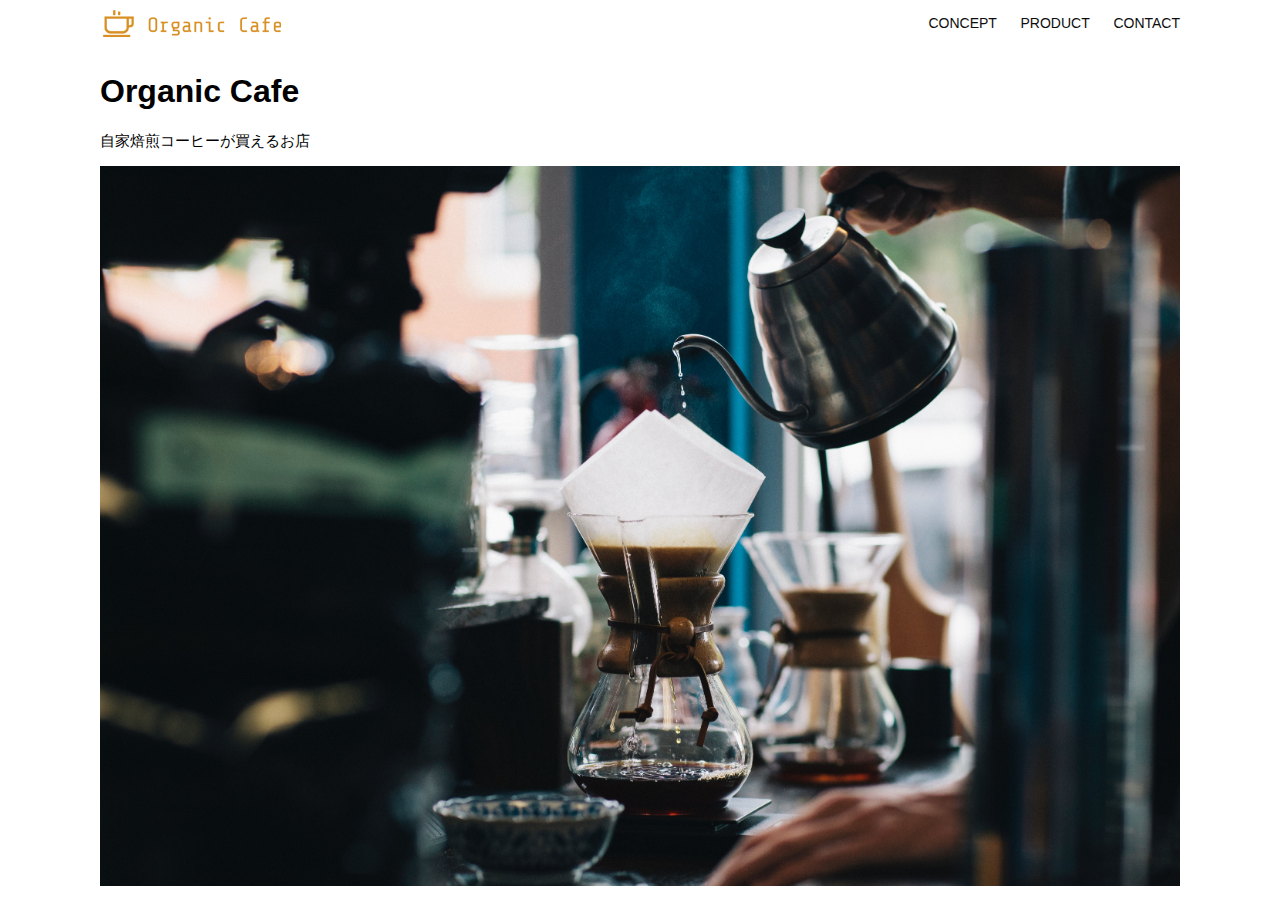
<file: kadai_013/index.html>
<!DOCTYPE html>
<html>

<head>
  <title>Organic Cafe</title>
  <meta charset="UTF-8" />
  <meta name="description" content="自家焙煎のコーヒーがお家で楽しめるOrganic Cafe" />
  <meta name="viewport" content="width=device-width, initial-scale=1.0" />
  <link rel="stylesheet" href="style.css" />
</head>

<body>
  <!-- ヘッダー -->
  <header>
    <!-- ロゴ -->
    <a href="index.html" id="logo"><img src="images/logo.png" alt="トップページに戻る" /></a>

    <!-- PC用ナビゲーション -->
    <nav id="nav-pc">
      <a href="index.html#concept">CONCEPT</a>
      <a href="index.html#product">PRODUCT</a>
      <a href="index.html#contact">CONTACT</a>
    </nav>

    <!-- スマホ用メニューボタン -->
    <button id="menu-sp" onclick="document.getElementById('nav-sp').style.display = 'block'">
      <img src="images/button-menu.png" alt="ナビゲーションを開く">
    </button>

    <!-- スマホ用ナビゲーション -->
    <nav id="nav-sp">
      <ul>
        <li>
          <button id="close" onclick="document.getElementById('nav-sp').style.display = 'none'">
            <img src="images/button-close.png" alt="ナビゲーションを閉じる">
          </button>
        </li>
        <li>
          <a href="index.html" id="logo-sp" onclick="document.getElementById('nav-sp').style.display = 'none'">
            <img src="images/logo-sp.png" alt="トップページに戻る">
          </a>
        </li>

        <li>
          <a class="menu" href="index.html#concept" id="logo-sp"
            onclick="document.getElementById('nav-sp').style.display = 'none'">CONCEPT</a>
        </li>
        <li>
          <a class="menu" href="index.html#product" id="logo-sp"
            onclick="document.getElementById('nav-sp').style.display = 'none'">PRODUCT</a>
        </li>
        <li>
          <a class="menu" href="index.html#contact" id="logo-sp"
            onclick="document.getElementById('nav-sp').style.display = 'none'">CONTACT</a>
        </li>
      </ul>
    </nav>
  </header>

  <main>
    <article>
      <!-- メインビジュアル -->
      <section id="main-visual">
        <div id="main-message">
          <h1>Organic Cafe</h1>
          <p>自家焙煎コーヒーが買えるお店</p>
        </div>
        <img src="images/main-image.jpg" alt="コーヒーをハンドドリップで淹れる画像" />
      </section>
    </article>
  </main>
</body>

</html>
</file>
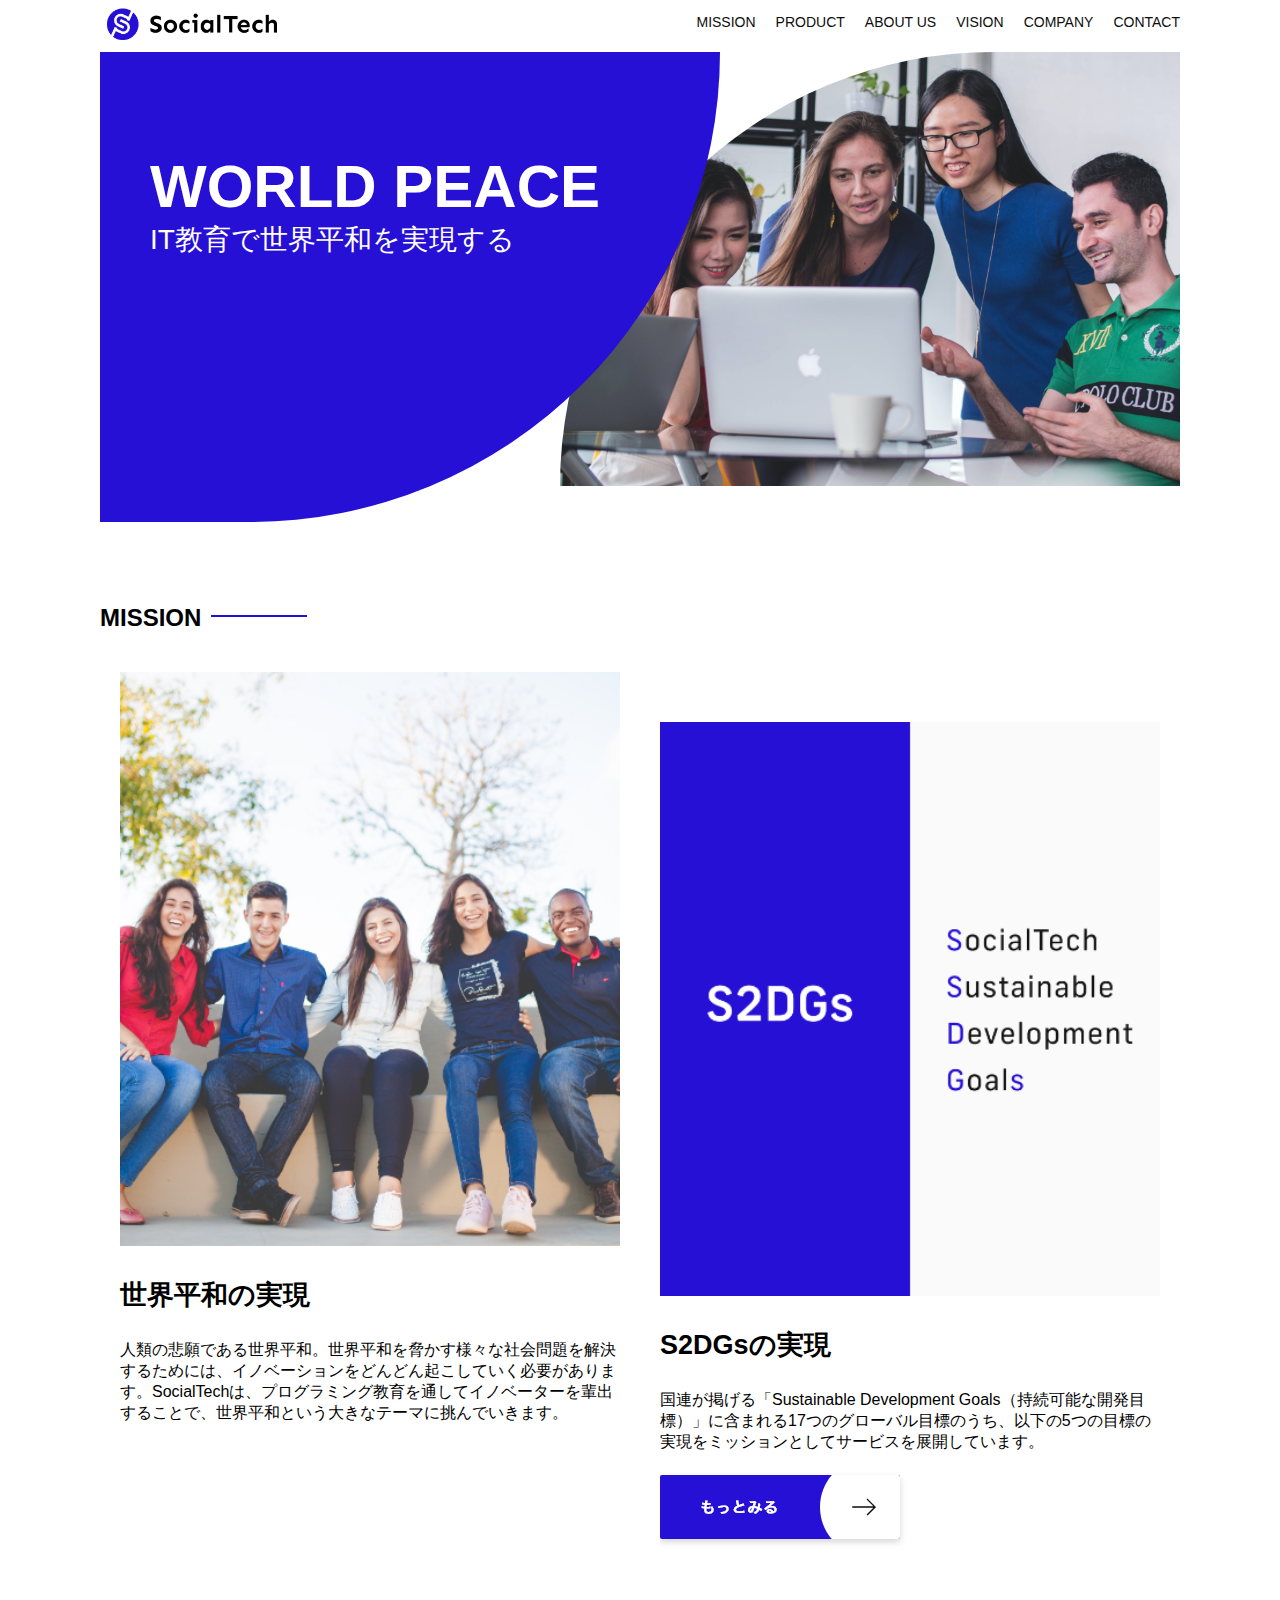
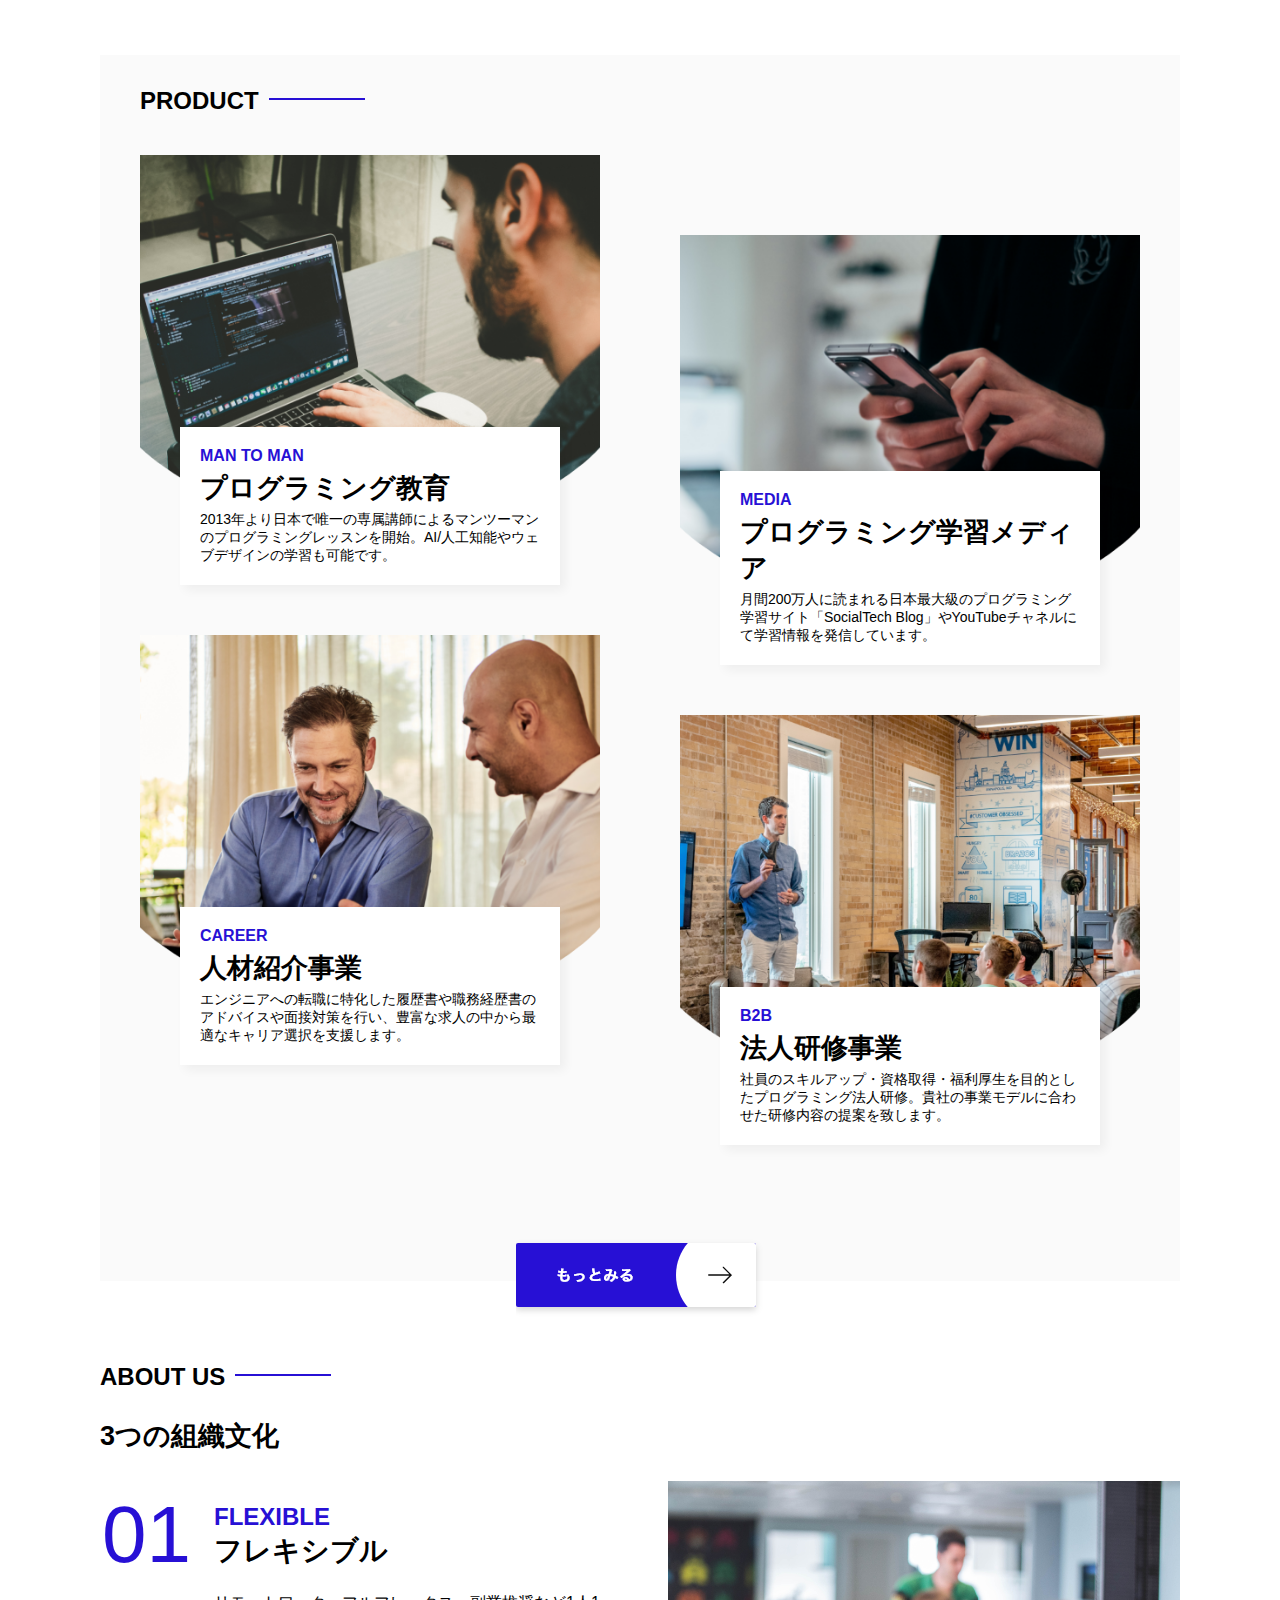
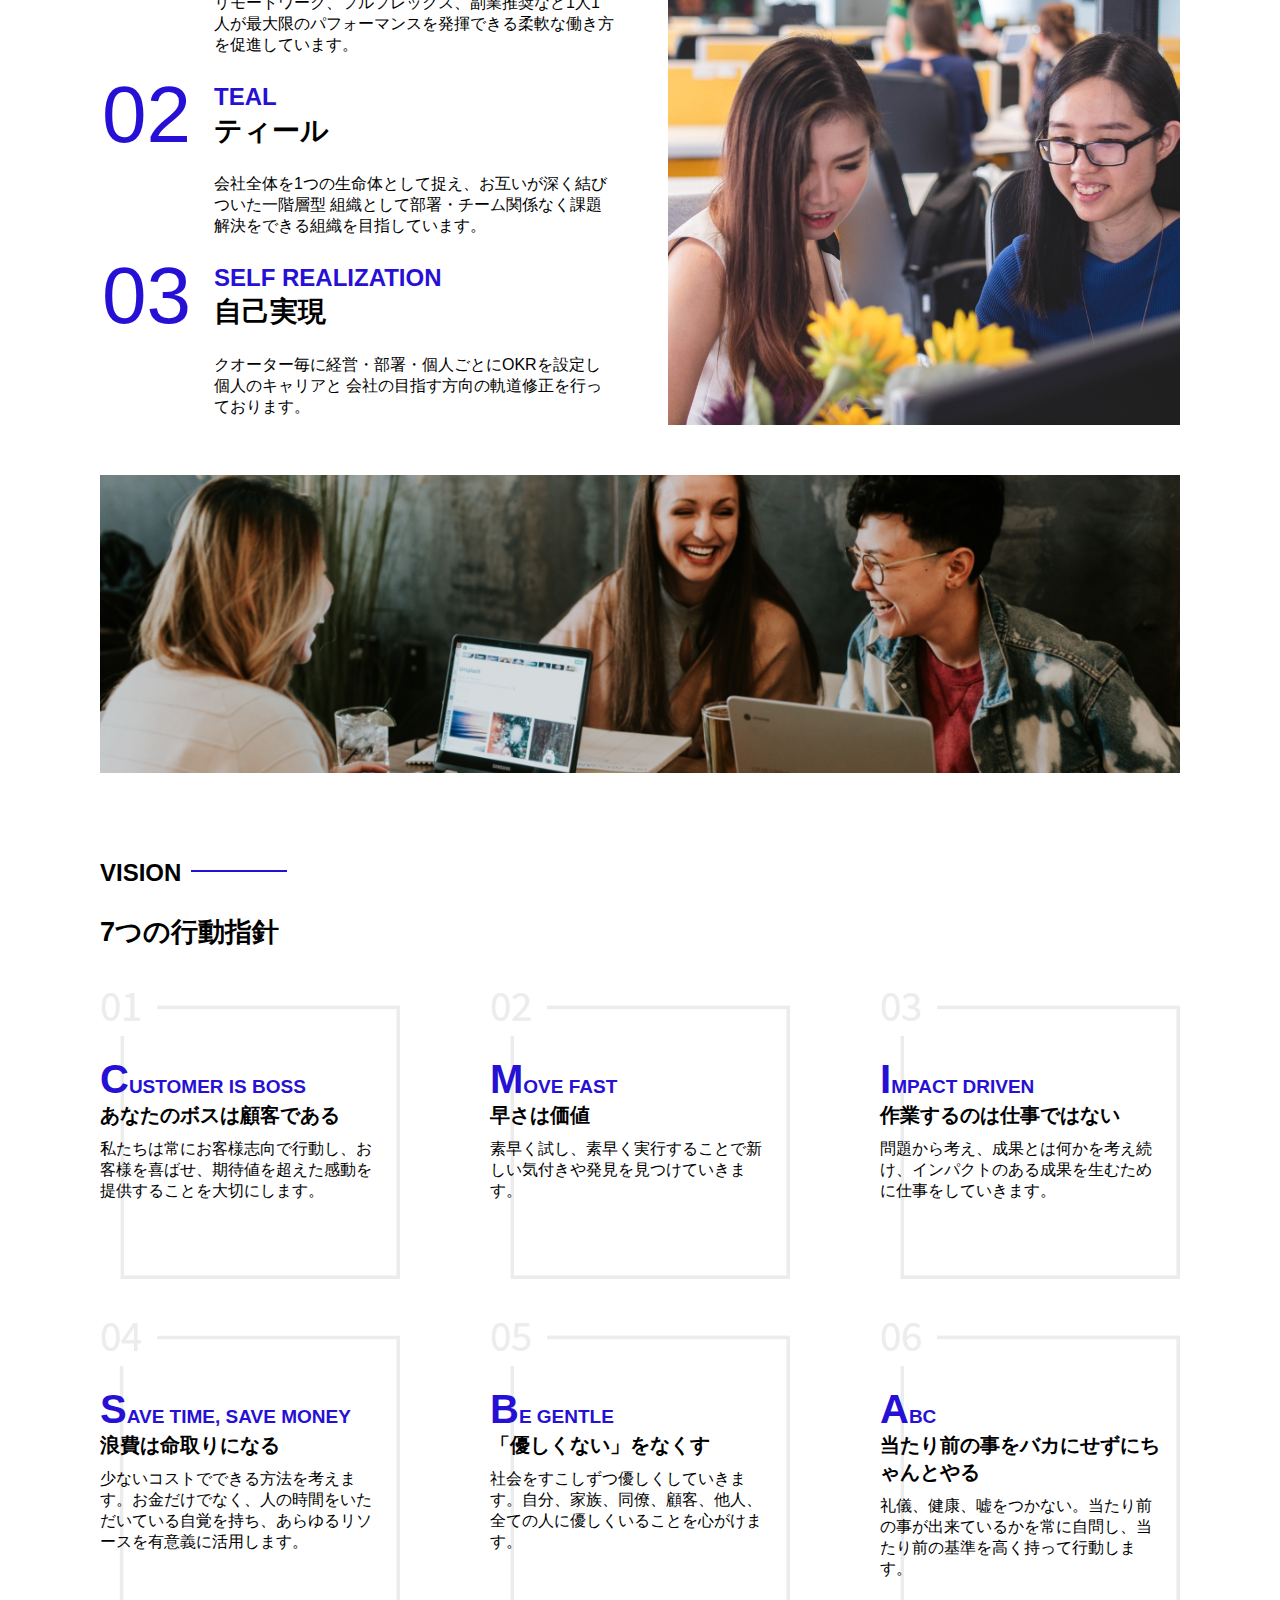
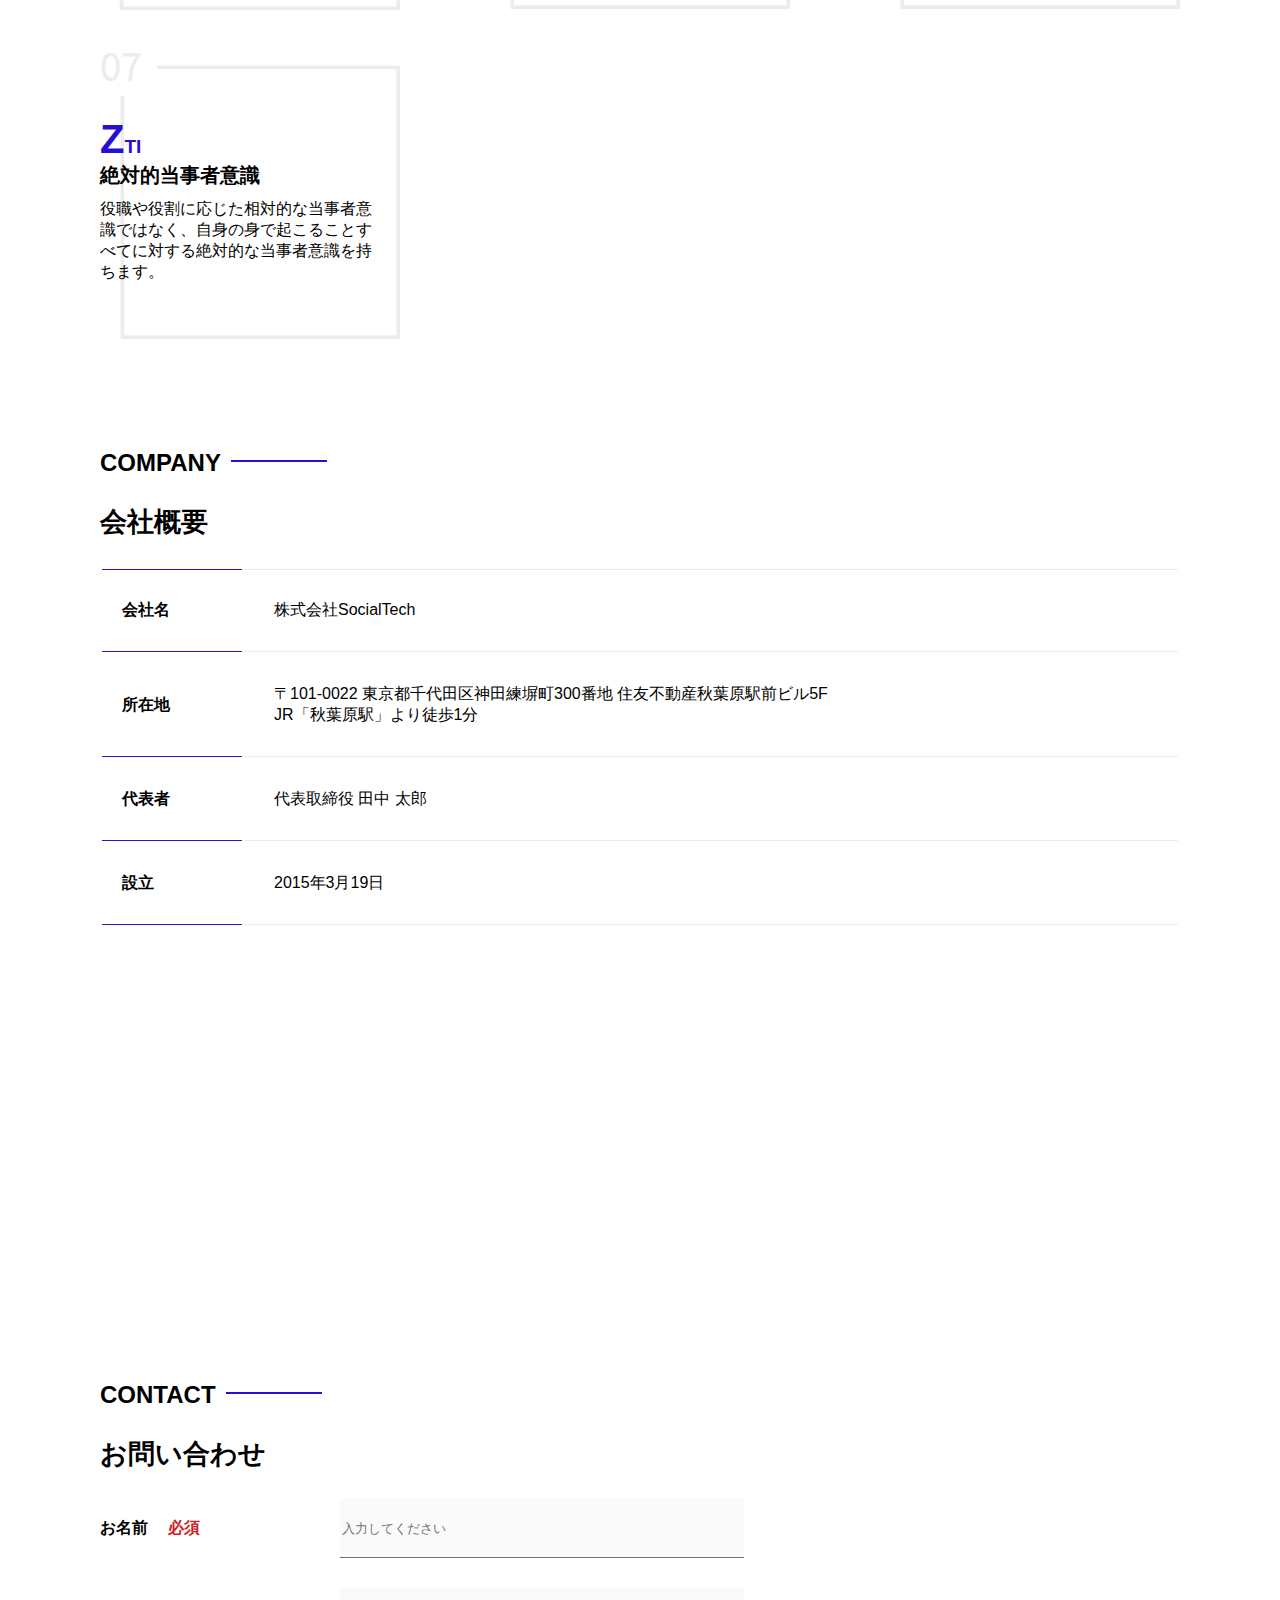
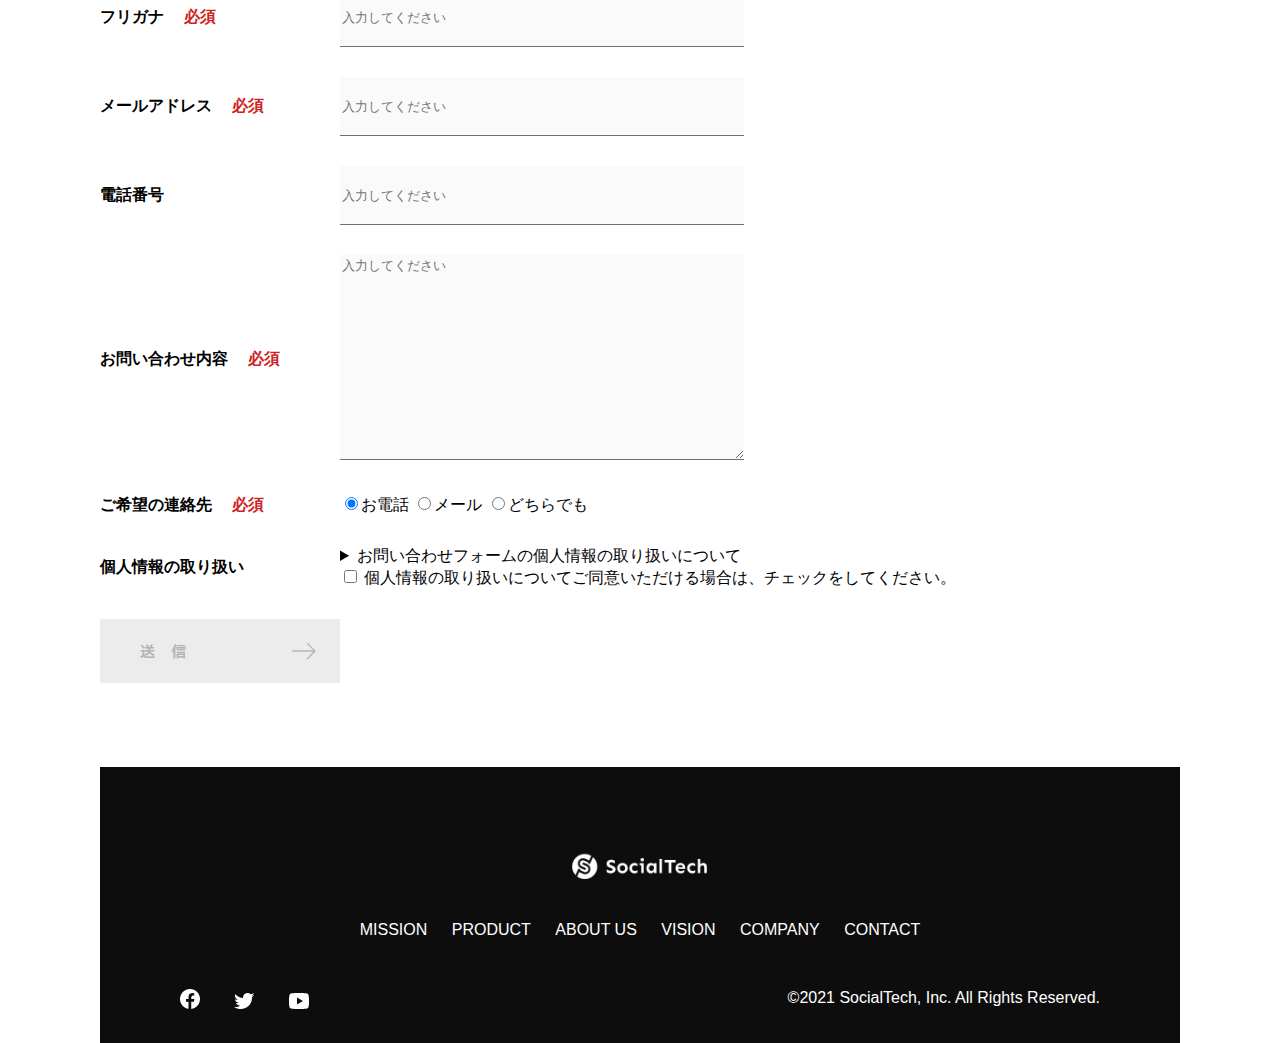
<file: kadai_tutorial_output/socialtech/index.html>
<!DOCTYPE html>
<html lang="en">

<head>
  <meta charset="UTF-8">
  <meta name="description" content="SocialTechはEdTech業界のリーディングカンパニーを目指します。">
  <meta name="viewport" content="width=device-width, initial-scale=1.0">
  <link rel="stylesheet" href="style.css">
  <title>SocialTech</title>
</head>

<body>
  <header>
    <a href="index.html" id="logo">
      <img src="images/logo.png" alt="SocialTechのロゴ">
    </a>

    <!-- nav -->
    <nav id="nav-pc">
      <ul>
        <li><a href="mission.html">MISSION</a></li>
        <li><a href="product.html">PRODUCT</a></li>
        <li><a href="index.html#aboutus">ABOUT US</a></li>
        <li><a href="index.html#vision">VISION</a></li>
        <li><a href="index.html#company">COMPANY</a></li>
        <li><a href="index.html#contact">CONTACT</a></li>
      </ul>
    </nav>

    <!-- スマホ用メニューボタン -->
    <button id="menu-sp" onclick="document.getElementById('nav-sp').style.display = 'block'">
      <img src="images/button-menu.png" alt="ナビゲーションを開く">
    </button>

    <div id="nav-sp">
      <button id="close" onclick="document.getElementById('nav-sp').style.display = 'none'">
        <img src="images/button-close.png" alt="ナビゲーションを閉じる">
      </button>

      <nav>
        <ul>
          <li>
            <a id="logo-sp" href="index.html" onclick="document.getElementById('nav-sp').style.display = 'none'"><img
                src="images/logo-sp.png" alt="トップページに戻る"></a>
          </li>
          <li><a class="menu" href="mission.html"
              onclick="document.getElementById('nav-sp').style.display = 'none'">MISSION</a></li>
          <li><a class="menu" href="product.html"
              onclick="document.getElementById('nav-sp').style.display = 'none'">PRODUCT</a></li>
          <li><a class="menu" href="index.html#aboutus"
              onclick="document.getElementById('nav-sp').style.display = 'none'">ABOUT US</a></li>
          <li><a class="menu" href="index.html#vision"
              onclick="document.getElementById('nav-sp').style.display = 'none'">VISION</a></li>
          <li><a class="menu" href="index.html#company"
              onclick="document.getElementById('nav-sp').style.display = 'none'">COMPANY</a></li>
          <li><a class="menu" href="index.html#contact"
              onclick="document.getElementById('nav-sp').style.display = 'none'">CONTACT</a></li>
        </ul>
      </nav>
      <div id="sns">
        <a href="https://www.facebook.com/sejuku2013">
          <img src="images/button-facebook.png" alt="Facebookのリンク">
        </a>
        <a href="https://twitter.com/samuraijuku">
          <img src="images/button-twitter.png" alt="Twitterのリンク">
        </a>
        <a href="https://www.youtube.com/channel/UCCFOQO5aDK0xXam4cUQXT8g">
          <img src="images/button-youtube.png" alt="YouTubeのリンク">
        </a>
      </div>
    </div>
  </header>

  <main>
    <article>
      <!-- メインビジュアル -->
      <section id="main-visual">
        <div id="main-message">
          <h1>WORLD PEACE</h1>
          <p>IT教育で世界平和を実現する</p>
        </div>
        <img src="images/index/index-main.png" alt="PCの周りに集まる多国籍の仲間たち">
      </section>

      <!-- ミッション -->
      <section id="mission">
        <h2 class="index-h2">MISSION</h2>
        <div id="mission-flex">
          <div>
            <img id="mission-photo" src="images/index/index-mission.png" alt="屋外のベンチで写真を撮影する多国籍の仲間たち">
            <h3>世界平和の実現</h3>
            <p>
              人類の悲願である世界平和。世界平和を脅かす様々な社会問題を解決するためには、イノベーションをどんどん起こしていく必要があります。SocialTechは、プログラミング教育を通してイノベーターを輩出することで、世界平和という大きなテーマに挑んでいきます。
            </p>
          </div>
          <div>
            <img id="s2dgs" src="images/index/s2dgs.png" alt="S2DGs">
            <h3>S2DGsの実現</h3>
            <p>
              国連が掲げる「Sustainable Development Goals（持続可能な開発目標）」に含まれる17つのグローバル目標のうち、以下の5つの目標の実現をミッションとしてサービスを展開しています。
            </p>
            <a href="mission.html">
              <img src="images/button-more.png" alt="もっとみる">
            </a>
          </div>
        </div>
      </section>

      <!-- プロダクト -->
      <section id="product">
        <h2 class="index-h2">PRODUCT</h2>
        <div class="product-flex">
          <div id="product-left">
            <div>
              <img class="product-photo" src="images/index/index-mantoman.png" alt="PCでコードを書く男性">
              <div class="product-explain">
                <span>MAN TO MAN</span>
                <h3>プログラミング教育</h3>
                <p>2013年より日本で唯一の専属講師によるマンツーマンのプログラミングレッスンを開始。AI/人工知能やウェブデザインの学習も可能です。</p>
              </div>
            </div>
            <div>
              <img class="product-photo" src="images/index/index-career.png" alt="笑顔で話し合う2人の男性">
              <div class="product-explain">
                <span>CAREER</span>
                <h3>人材紹介事業</h3>
                <p>エンジニアへの転職に特化した履歴書や職務経歴書のアドバイスや面接対策を行い、豊富な求人の中から最適なキャリア選択を支援します。</p>
              </div>
            </div>
          </div>
          <div id="product-right">
            <div>
              <img class="product-photo" src="images/index/index-media.png" alt="スマートフォンを操作する人">
              <div class="product-explain">
                <span>MEDIA</span>
                <h3>プログラミング学習メディア</h3>
                <p>月間200万人に読まれる日本最大級のプログラミング学習サイト「SocialTech Blog」やYouTubeチャネルにて学習情報を発信しています。</p>
              </div>
            </div>
            <div>
              <img class="product-photo" src="images/index/index-b2b.png" alt="講演中の男性とそれを聴く人々">
              <div class="product-explain">
                <span>B2B</span>
                <h3>法人研修事業</h3>
                <p>社員のスキルアップ・資格取得・福利厚生を目的としたプログラミング法人研修。貴社の事業モデルに合わせた研修内容の提案を致します。</p>
              </div>
            </div>
          </div>
        </div>
        <div id="product-more">
          <a href="product.html">
            <img src="images/button-more.png" alt="もっとみる">
          </a>
        </div>
      </section>

      <!-- ABOUT US -->
      <section id="aboutus">
        <h2 class="index-h2">ABOUT US</h2>
        <h3>3つの組織文化</h3>
        <div>
          <table class="culture-table">
            <!-- 01 -->
            <tr>
              <td class="culture-num">01</td>
              <th>
                <span class="culture-en">FLEXIBLE</span>
                <br>フレキシブル
              </th>
            </tr>
            <tr>
              <td></td>
              <td class="culture-description">
                リモートワーク、フルフレックス、副業推奨など1人1人が最大限のパフォーマンスを発揮できる柔軟な働き方を促進しています。
              </td>
            </tr>
            <!-- 02 -->
            <tr>
              <td class="culture-num">02</td>
              <th>
                <span class="culture-en">TEAL</span>
                <br>ティール
              </th>
            </tr>
            <tr>
              <td></td>
              <td class="culture-description">
                会社全体を1つの生命体として捉え、お互いが深く結びついた一階層型 組織として部署・チーム関係なく課題解決をできる組織を目指しています。
              </td>
            </tr>
            <!-- 03 -->
            <tr>
              <td class="culture-num">03</td>
              <th>
                <span class="culture-en">SELF REALIZATION</span>
                <br>自己実現
              </th>
            </tr>
            <tr>
              <td></td>
              <td class="culture-description">
                クオーター毎に経営・部署・個人ごとにOKRを設定し個人のキャリアと 会社の目指す方向の軌道修正を行っております。
              </td>
            </tr>
          </table>
          <img class="culture-img1" src="images/index/index-aboutus1.png" alt="笑顔で話し合う2人の女性">
        </div>
        <img class="culture-img2" src="images/index/index-aboutus2.png" alt="笑顔で話し合う3人の女性">
      </section>

      <!-- ビジョン -->
      <section id="vision">
        <h2 class="index-h2">VISION</h2>
        <h3>7つの行動指針</h3>
        <div>
          <!-- 01 -->
          <div class="vision-box">
            <img src="images/index/vision-01.png" alt="01">
            <div>
              <h4>CUSTOMER IS BOSS</h4>
              <h5>あなたのボスは顧客である</h5>
              <p>私たちは常にお客様志向で行動し、お客様を喜ばせ、期待値を超えた感動を提供することを大切にします。</p>
            </div>
          </div>
          <!-- 02 -->
          <div class="vision-box">
            <img src="images/index/vision-02.png" alt="02">
            <div>
              <h4>MOVE FAST</h4>
              <h5>早さは価値</h5>
              <p>素早く試し、素早く実行することで新しい気付きや発見を見つけていきます。</p>
            </div>
          </div>
          <!-- 03 -->
          <div class="vision-box">
            <img src="images/index/vision-03.png" alt="03">
            <div>
              <h4>IMPACT DRIVEN</h4>
              <h5>作業するのは仕事ではない</h5>
              <p>問題から考え、成果とは何かを考え続け、インパクトのある成果を生むために仕事をしていきます。</p>
            </div>
          </div>
          <!-- 04 -->
          <div class="vision-box">
            <img src="images/index//vision-04.png" alt="04">
            <div>
              <h4>SAVE TIME, SAVE MONEY</h4>
              <h5>浪費は命取りになる</h5>
              <p>少ないコストでできる方法を考えます。お金だけでなく、人の時間をいただいている自覚を持ち、あらゆるリソースを有意義に活用します。</p>
            </div>
          </div>
          <!-- 05 -->
          <div class="vision-box">
            <img src="images/index/vision-05.png" alt="05">
            <div>
              <h4>BE GENTLE</h4>
              <h5>「優しくない」をなくす</h5>
              <p>社会をすこしずつ優しくしていきます。自分、家族、同僚、顧客、他人、全ての人に優しくいることを心がけます。</p>
            </div>
          </div>
          <!-- 06 -->
          <div class="vision-box">
            <img src="images/index/vision-06.png" alt="06">
            <div>
              <h4>ABC</h4>
              <h5>当たり前の事をバカにせずにちゃんとやる</h5>
              <p>礼儀、健康、嘘をつかない。当たり前の事が出来ているかを常に自問し、当たり前の基準を高く持って行動します。</p>
            </div>
          </div>
          <!-- 07 -->
          <div class="vision-box">
            <img src="images/index/vision-07.png" alt="07">
            <div>
              <h4>ZTI</h4>
              <h5>絶対的当事者意識</h5>
              <p>役職や役割に応じた相対的な当事者意識ではなく、自身の身で起こることすべてに対する絶対的な当事者意識を持ちます。</p>
            </div>
          </div>
        </div>
      </section>

      <!-- COMPANY -->
      <section id="company">
        <h2 class="index-h2">COMPANY</h2>
        <h3>会社概要</h3>
        <table id="company-table">
          <tr>
            <th class="tableheader tableheader-first">会社名</th>
            <td class="cell cell-first">株式会社SocialTech</td>
          </tr>
          <tr>
            <th class="tableheader">所在地</th>
            <td class="cell">〒101-0022 東京都千代田区神田練塀町300番地 住友不動産秋葉原駅前ビル5F<br>JR「秋葉原駅」より徒歩1分</td>
          </tr>
          <tr>
            <th class="tableheader">代表者</th>
            <td class="cell">代表取締役 田中 太郎</td>
          </tr>
          <tr>
            <th class="tableheader">設立</th>
            <td class="cell">2015年3月19日</td>
          </tr>
        </table>
        <iframe
          src="https://www.google.com/maps/embed?pb=!1m18!1m12!1m3!1d3240.0688551336807!2d139.7720776771055!3d35.69992317258124!2m3!1f0!2f0!3f0!3m2!1i1024!2i768!4f13.1!3m3!1m2!1s0x60188fee13660e23%3A0x77137876edf742ac!2z5L2P5Y-L5LiN5YuV55Sj56eL6JGJ5Y6f6aeF5YmN44OT44Or!5e0!3m2!1sja!2sjp!4v1704858013291!5m2!1sja!2sjp"
          style="border: 0" allowfullscreen="" loading="lazy">
        </iframe>
      </section>

      <!-- お問い合わせフォーム -->
      <section id="contact">
        <h2 class="index-h2">CONTACT</h2>
        <h3>お問い合わせ</h3>
        <form>
          <div>
            <div class="contact-heading">
              <label class="contact-label">
                お名前<span class="contact-span">必須</span>
              </label>
            </div>
            <div>
              <input class="contact-textbox" type="text" name="name" placeholder="入力してください">
            </div>
          </div>

          <div>
            <div class="contact-heading">
              <label class="contact-label">
                フリガナ<span class="contact-span">必須</span>
              </label>
            </div>
            <div>
              <input class="contact-textbox" type="text" name="hurigana" placeholder="入力してください">
            </div>
          </div>

          <div>
            <div class="contact-heading">
              <label class="contact-label">
                メールアドレス<span class="contact-span">必須</span>
              </label>
            </div>
            <div>
              <input class="contact-textbox" type="text" name="email" placeholder="入力してください">
            </div>
          </div>

          <div>
            <div class="contact-heading">
              <label class="contact-label">
                電話番号
              </label>
            </div>
            <div>
              <input class="contact-textbox" type="text" name="tel" placeholder="入力してください">
            </div>
          </div>

          <div>
            <div class="contact-heading">
              <label class="contact-label">
                お問い合わせ内容<span class="contact-span">必須</span>
              </label>
            </div>
            <div>
              <textarea class="contact-textarea" name="message" placeholder="入力してください"></textarea>
            </div>
          </div>

          <div>
            <div class="contact-heading">
              <label class="contact-label">ご希望の連絡先<span class="contact-span">必須</span></label>
            </div>
            <div>
              <input class="radiobutton" type="radio" name="contact" value="tel" checked><label>お電話</label>
              <input class="radiobutton" type="radio" name="contact" value="mail"><label>メール</label>
              <input class="radiobutton" type="radio" name="contact" value="both"><label>どちらでも</label>
            </div>
          </div>

          <div>
            <div class="contact-heading">
              <label class="contact-label">個人情報の取り扱い</label>
            </div>
            <div>
              <details>
                <summary>お問い合わせフォームの個人情報の取り扱いについて</summary>
                <div>
                  <dl>
                    <dt>１．組織の名称又は氏名</dt>
                    <dd>株式会社SocialTech</dd>
                    <dt>２．個人情報保護管理者（若しくはその代理人）の氏名又は職名、所属及び連絡先</dt>
                    <dd>
                      <p>鈴木 一郎 コーポレート部</p>
                      <p>メールアドレス：samurai@example.com</p>
                      <p>TEL：03-1234-5678</p>
                    </dd>
                    <dt>３．個人情報の利用目的</dt>
                    <dd>
                      <ul>
                        <li>本サービス及び本サービスに関連する情報の提供又はそれらに関する連絡のため</li>
                        <li>ユーザーの本人確認のため</li>
                        <li>当社サービスのご案内のため</li>
                        <li>当社の商品等の広告または宣伝（電子メールによるものを含むものとします。）</li>
                      </ul>
                    </dd>
                    <dt>４．個人情報の取り扱い業務の委託</dt>
                    <dd>
                      個人情報の取扱業務の全部または一部を外部に業務委託する場合があります。その際、弊社は、個人情報を適切に保護できる管理体制を敷き実行していることを条件として委託先を厳選したうえで、機密保持契約を委託先と締結し、お客様の個人情報を厳密に管理させます。
                    </dd>
                    <dt>５．個人情報の開示等の請求</dt>
                    <dd>
                      お客様は、弊社に対してご自身の個人情報の開示等（利用目的の通知、開示、内容の訂正・追加・削除、利用の停止または消去、第三者への提供の停止）に関して、当社問合わせ窓口に申し出ることができます。<br>
                      その際、弊社はお客様ご本人を確認させていただいたうえで、合理的な期間内に対応いたします。<br>
                      なお、個人情報に関する弊社問合わせ先は、次の通りです。
                    </dd>
                    <dd>
                      <p>株式会社SocialTech　個人情報問合せ窓口</p>
                      <p>〒150-0043　東京都千代田区神田練塀町300番地 住友不動産秋葉原駅前ビル5F</p>
                      <p>メールアドレス：samurai@example.com　TEL：03-1234-5678</p>
                    </dd>

                    <dt>６．個人情報を提供されることの任意性について</dt>
                    <dd>お客様がご自身の個人情報を弊社に提供されるか否かは、お客様のご判断によりますが、もしご提供されない場合には、適切なサービスが提供できない場合がありますので予めご了承ください。</dd>
                  </dl>
                </div>
              </details>
              <input type="checkbox" name="agree">
              <span>個人情報の取り扱いについてご同意いただける場合は、チェックをしてください。</span>
            </div>
          </div>
          <input type="image" src="images/button-submit.png" alt="送信する">
        </form>
      </section>

    </article>
  </main>

  <footer>
    <div id="footer-logo">
      <img src="images/logo-sp.png" alt="SocialTech">
    </div>
    <div id="footer-link">
      <a href="mission.html">MISSION</a>
      <a href="product.html">PRODUCT</a>
      <a href="index.html#aboutus">ABOUT US</a>
      <a href="index.html#vision">VISION</a>
      <a href="index.html#company">COMPANY</a>
      <a href="index.html#contact">CONTACT</a>
    </div>
    <div id="sns-footer">
      <div class="sns-btns">
        <a href="https://www.facebook.com/sejuku2013"><img src="images/button-facebook.png" alt="Facebookのリンク"></a>
        <a href="https://twitter.com/samuraijuku"><img src="images/button-twitter.png" alt="Twitterのリンク"></a>
        <a href="https://www.youtube.com/channel/UCCFOQO5aDK0xXam4cUQXT8g"><img src="images/button-youtube.png"
            alt="YouTubeのリンク"></a>
      </div>
      <p id="copyright">&copy;2021 SocialTech, Inc. All Rights Reserved.</p>
    </div>
  </footer>
</body>

</html>
</file>
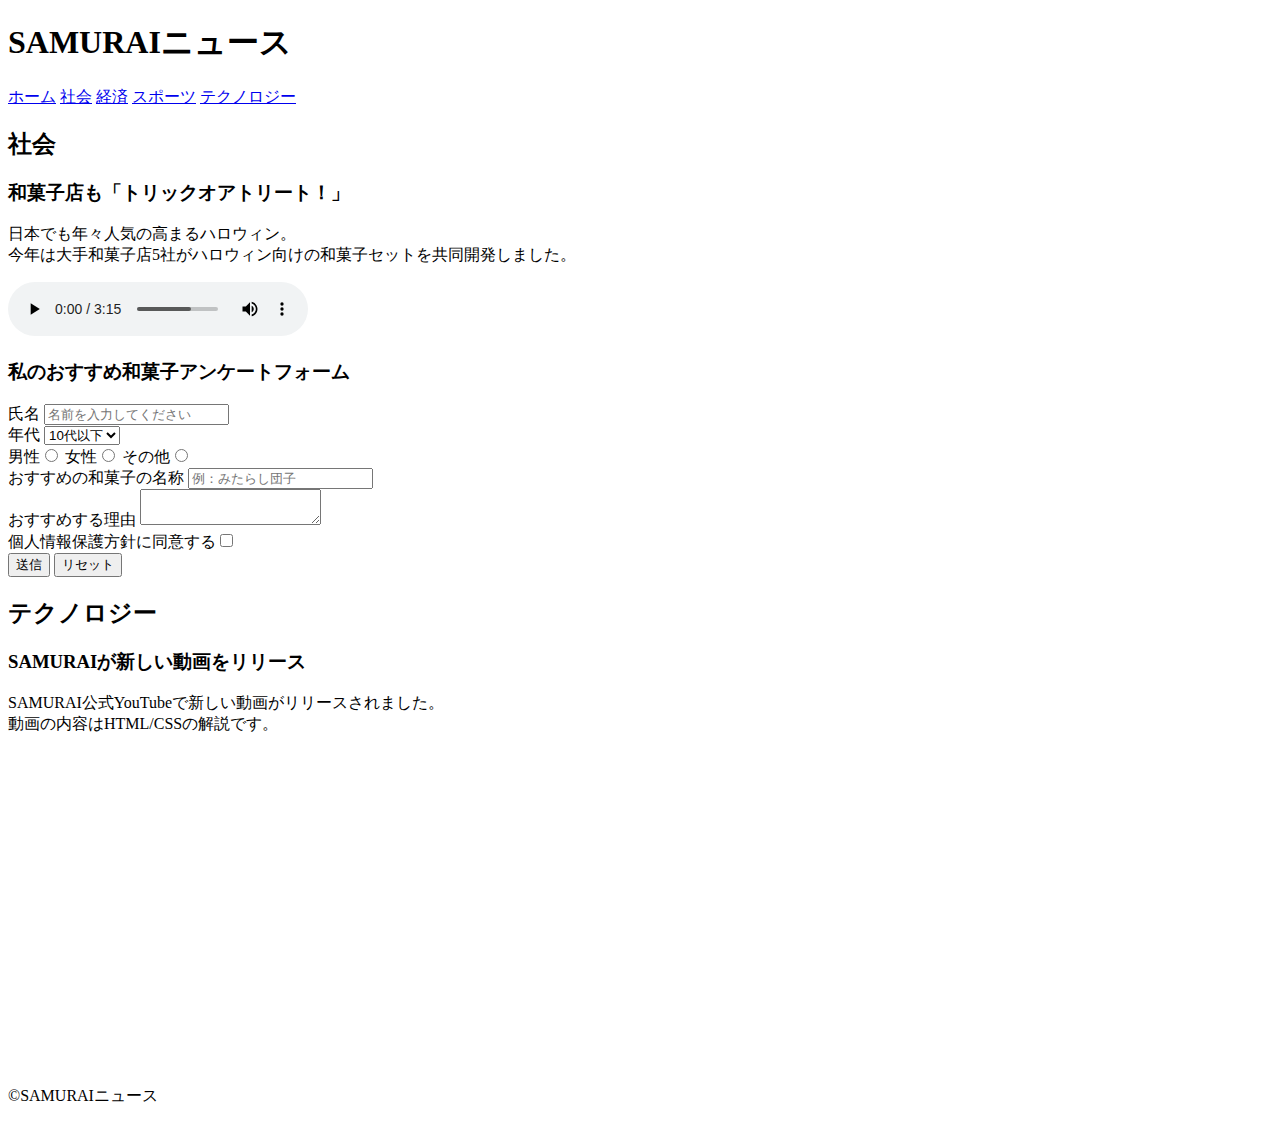
<file: kadai_008/kadai_008.html>
<!DOCTYPE html>
<html>

<head>
  <title>8章課題</title>
  <meta name="description" content="このページは8章の課題です。">
  <meta charset="UTF-8">
</head>

<body>
  <header>
    <h1>SAMURAIニュース</h1>
    <nav>
      <a href="https://www.sejuku.net/">ホーム</a>
      <a href="https://www.sejuku.net/">社会</a>
      <a href="https://www.sejuku.net/">経済</a>
      <a href="https://www.sejuku.net/">スポーツ</a>
      <a href="https://www.sejuku.net/">テクノロジー</a>
    </nav>
  </header>
  <main>
    <article>
      <h2>社会</h2>
      <section>
        <h3>和菓子店も「トリックオアトリート！」</h3>
        <p>
          日本でも年々人気の高まるハロウィン。<br>
          今年は大手和菓子店5社がハロウィン向けの和菓子セットを共同開発しました。
        </p>
        <audio src="ichi.mp3" controls></audio>
      </section>
      <section>
        <h3>私のおすすめ和菓子アンケートフォーム</h3>
        <form>
          <label>氏名</label>
          <input type="text" placeholder="名前を入力してください">
          <br>
          <label>年代</label>
          <select>
            <option>10代以下</option>
            <option>20代</option>
            <option>30代</option>
            <option>40代以上</option>
          </select>
          <br>
          <label>男性</label><input type="radio" name="gender">
          <label>女性</label><input type="radio" name="gender">
          <label>その他</label><input type="radio" name="gender">
          <br>
          <label>おすすめの和菓子の名称</label>
          <input type="text" placeholder="例：みたらし団子">
          <br>
          <label>おすすめする理由</label>
          <textarea></textarea>
          <br>
          <label>個人情報保護方針に同意する</label><input type="checkbox">
          <br>
          <input type="submit" value="送信">
          <input type="reset" value="リセット">
        </form>
      </section>
    </article>
    <article>
      <h2>テクノロジー</h2>
      <section>
        <h3>SAMURAIが新しい動画をリリース</h3>
        <p>
          SAMURAI公式YouTubeで新しい動画がリリースされました。<br>
          動画の内容はHTML/CSSの解説です。
        </p>
        <iframe width="560" height="315" src="https://www.youtube.com/embed/2JLiGSUohEo?si=r1BJVrZz2HpNhGHp"
          title="YouTube video player" frameborder="0"
          allow="accelerometer; autoplay; clipboard-write; encrypted-media; gyroscope; picture-in-picture; web-share"
          referrerpolicy="strict-origin-when-cross-origin" allowfullscreen>
        </iframe>
      </section>
    </article>
  </main>
  <footer>
    <p>&copy;SAMURAIニュース</p>
  </footer>
</body>

</html>
</file>
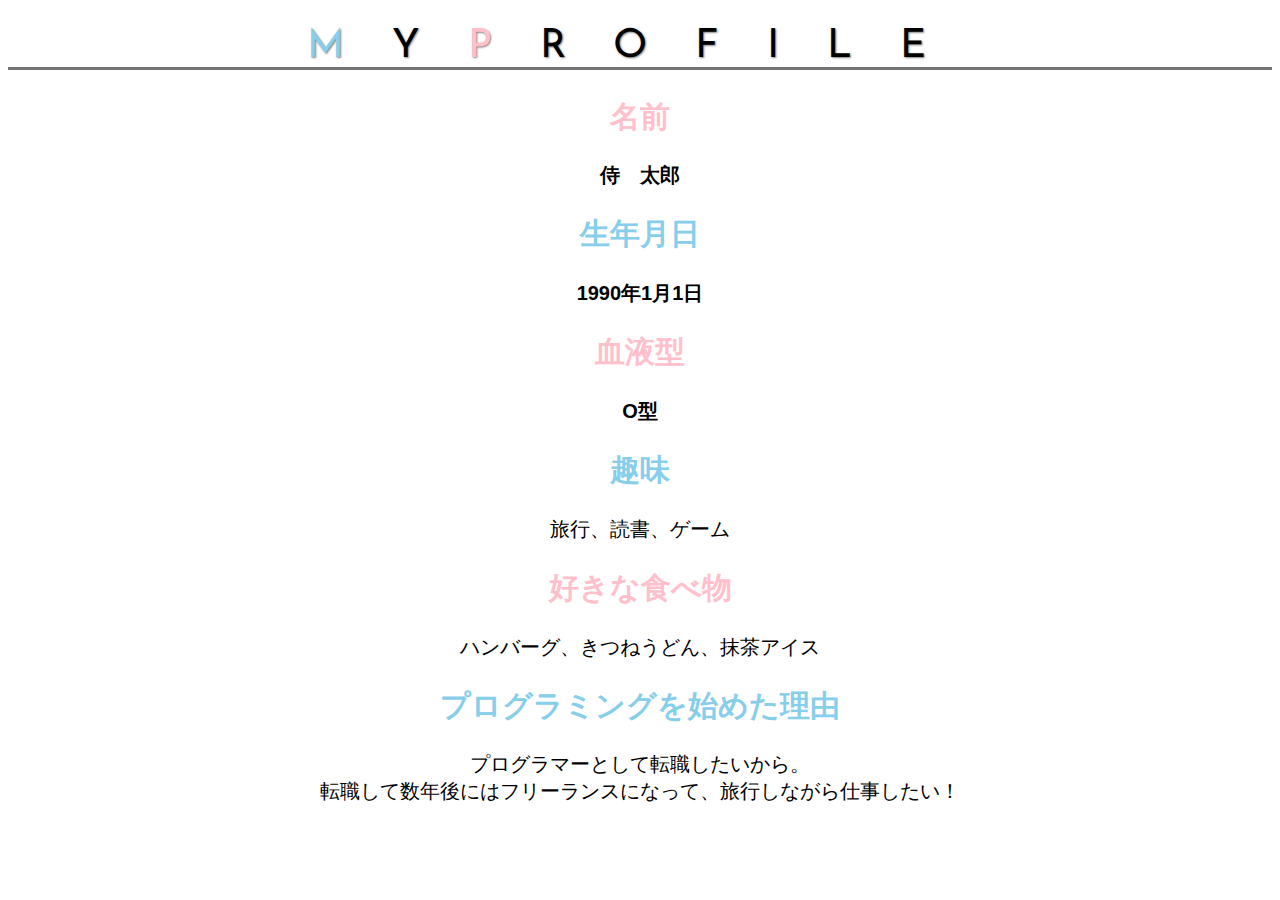
<file: kadai_015/kadai_015.html>
<!DOCTYPE html>
<html>
<head>
  <title>15章課題</title>
  <meta charset="UTF-8">
  <meta name="description" content="このページは15章の課題です。">
  <link rel="stylesheet" href="style.css">
  <link rel="preconnect" href="https://fonts.googleapis.com">
  <link rel="preconnect" href="https://fonts.gstatic.com" crossorigin>
  <link href="https://fonts.googleapis.com/css2?family=Josefin+Sans&display=swap" rel="stylesheet">
</head>
<body>
  <h1><span class="blue">M</span>Y<span class="pink">P</span>ROFILE</h1>
  <div id="basic">
    <h2 class="pink">名前</h2>
    <p>侍　太郎</p>
    <h2 class="blue">生年月日</h2>
    <p>1990年1月1日</p>
    <h2 class="pink">血液型</h2>
    <p>O型</p>
  </div>
  <h2 class="blue">趣味</h2>
  <p>旅行、読書、ゲーム</p>
  <h2 class="pink">好きな食べ物</h2>
  <p>ハンバーグ、きつねうどん、抹茶アイス</p>
  <h2 class="blue">プログラミングを始めた理由</h2>
  <p>プログラマーとして転職したいから。<br>転職して数年後にはフリーランスになって、旅行しながら仕事したい！</p>
</body>
</html>
</file>
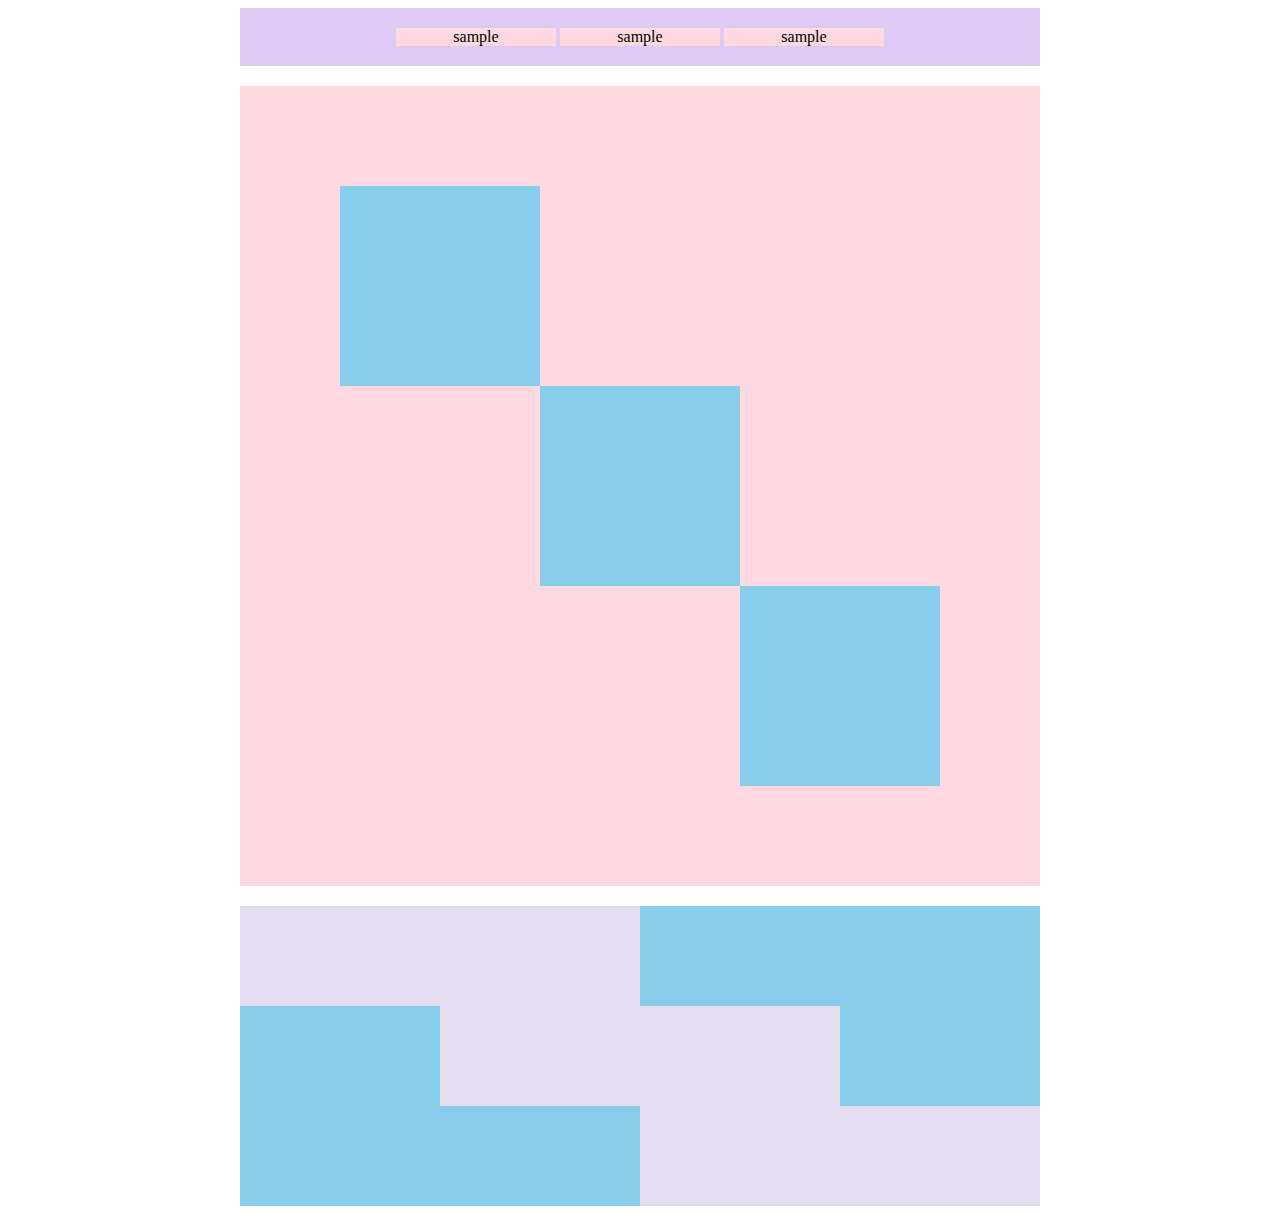
<file: kadai_018/kadai_018.html>
<!DOCTYPE html>
<html>
<head>
  <meta charset="UTF-8">
  <link rel="stylesheet" href="style.css">
  <meta name="description" content="このページは18章の課題です。">
  <title>18章課題</title>
</head>
<body>
  <div id="top">
    <p class="top-child">sample</p>
    <p class="top-child">sample</p>
    <p class="top-child">sample</p>
  </div>
  <div id="middle">
    <div id="middle-child01"></div>
    <div id="middle-child02"></div>
    <div id="middle-child03"></div>
  </div>
  <div id="bottom">
    <div id="bottom-child01"></div>
    <div id="bottom-child02"></div>
    <div id="bottom-child03"></div>
  </div>
</body>
</html>
</file>
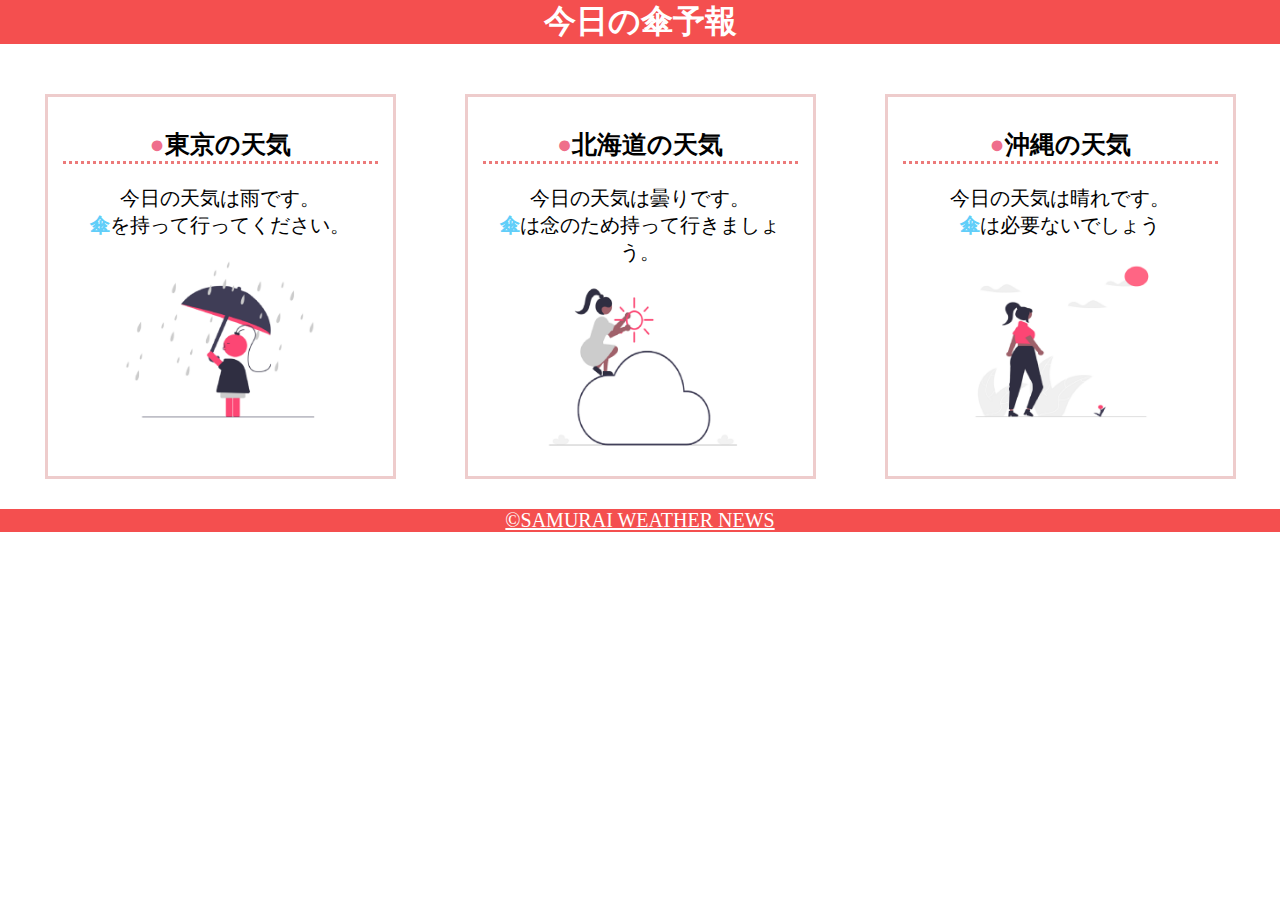
<file: kadai_022/kadai_022.html>
<!DOCTYPE html>
<html>
    <head>
        <meta charset="UTF-8">
        <meta name="viewport" content="width=device-width, initial-scale=1.0">
        <link rel="stylesheet" href="style.css">
        <meta name="description" content="このページは22章の課題です。">
        <title>22章課題</title>
    </head>
    <body>
       
        <header>
            <h1>今日の傘予報</h1>
        </header>  
 
        <main>

            <div id="parent">
                <div class="contents">
                    <h2>東京の天気</h2>
                    <p>今日の天気は雨です。</p>
                    <p>傘を持って行ってください。</p>
                    <img src="images/rainy.png" alt="雨">
                </div>
 
                <div class="contents">
                    <h2>北海道の天気</h2>
                    <p>今日の天気は曇りです。</p>
                    <p>傘は念のため持って行きましょう。</p>
                    <img src="images/cloudy.png" alt="曇り">
                </div>
 
                <div class="contents">
                    <h2>沖縄の天気</h2>
                    <p>今日の天気は晴れです。</p>
                    <p>傘は必要ないでしょう</p>
                    <img src="images/sunny.png" alt="晴れ">
                </div>

            </div>    
 
        </main>
 
        <footer>
            <a href="https://www.sejuku.net/corp/">&copy;SAMURAI WEATHER NEWS</a>
         </footer>
 
    </body>
</html>
</file>
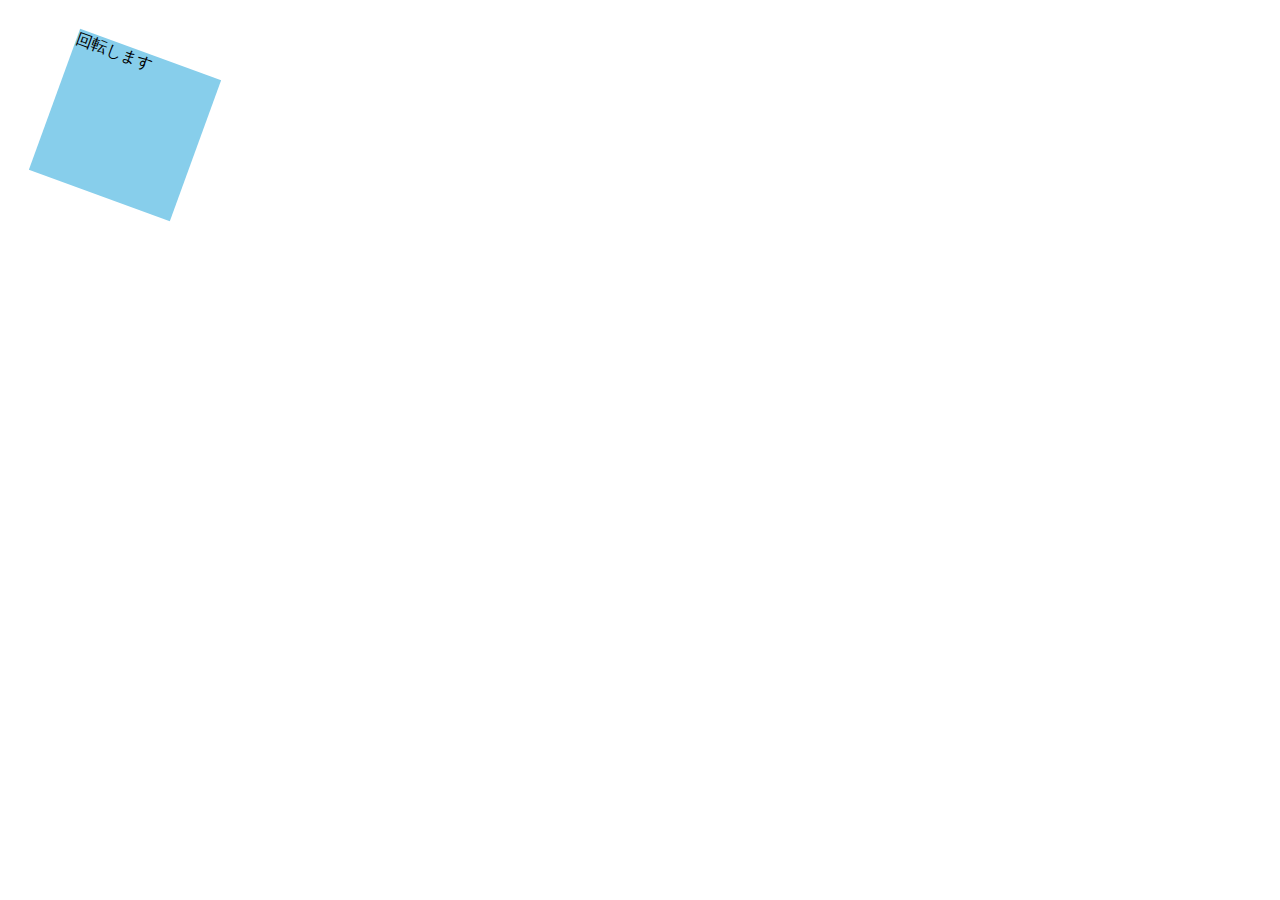
<file: kadai_mdn_css/mdn.html>
<!DOCTYPE html>
<html>

<head>
    <style>
        div {
            position: absolute;
            left: 50px;
            top: 50px;
            width: 150px;
            height: 150px;
            background-color: skyblue;
            transform: rotate(20deg);
        }
    </style>
</head>

<body>
    <div>
        回転します
    </div>

</body>

</html>
</file>
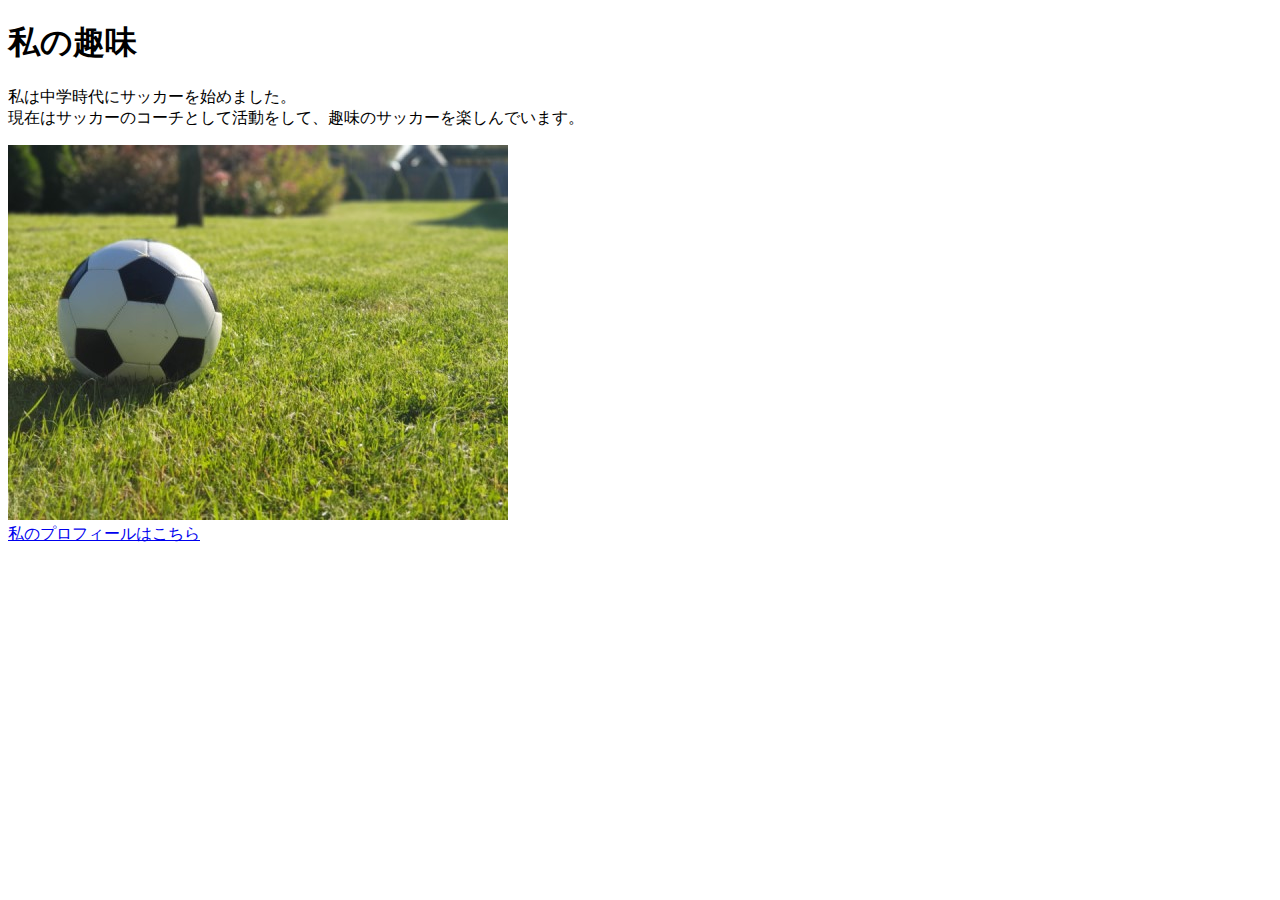
<file: kadai_005/html/kadai_005.html>
<!DOCTYPE html>
<html>

<head>
  <title>5章課題</title>
  <meta name="description" content="このページは5章の課題です。">
  <meta charset="UTF-8">
</head>

<body>
  <h1>私の趣味</h1>
  <p>私は中学時代にサッカーを始めました。<br>
    現在はサッカーのコーチとして活動をして、趣味のサッカーを楽しんでいます。
  </p>
  <img src="../images/sample.jpg" alt="サッカーボール"><br>
  <a href="https://x.com/samuraijuku">私のプロフィールはこちら</a>
</body>

</html>
</file>
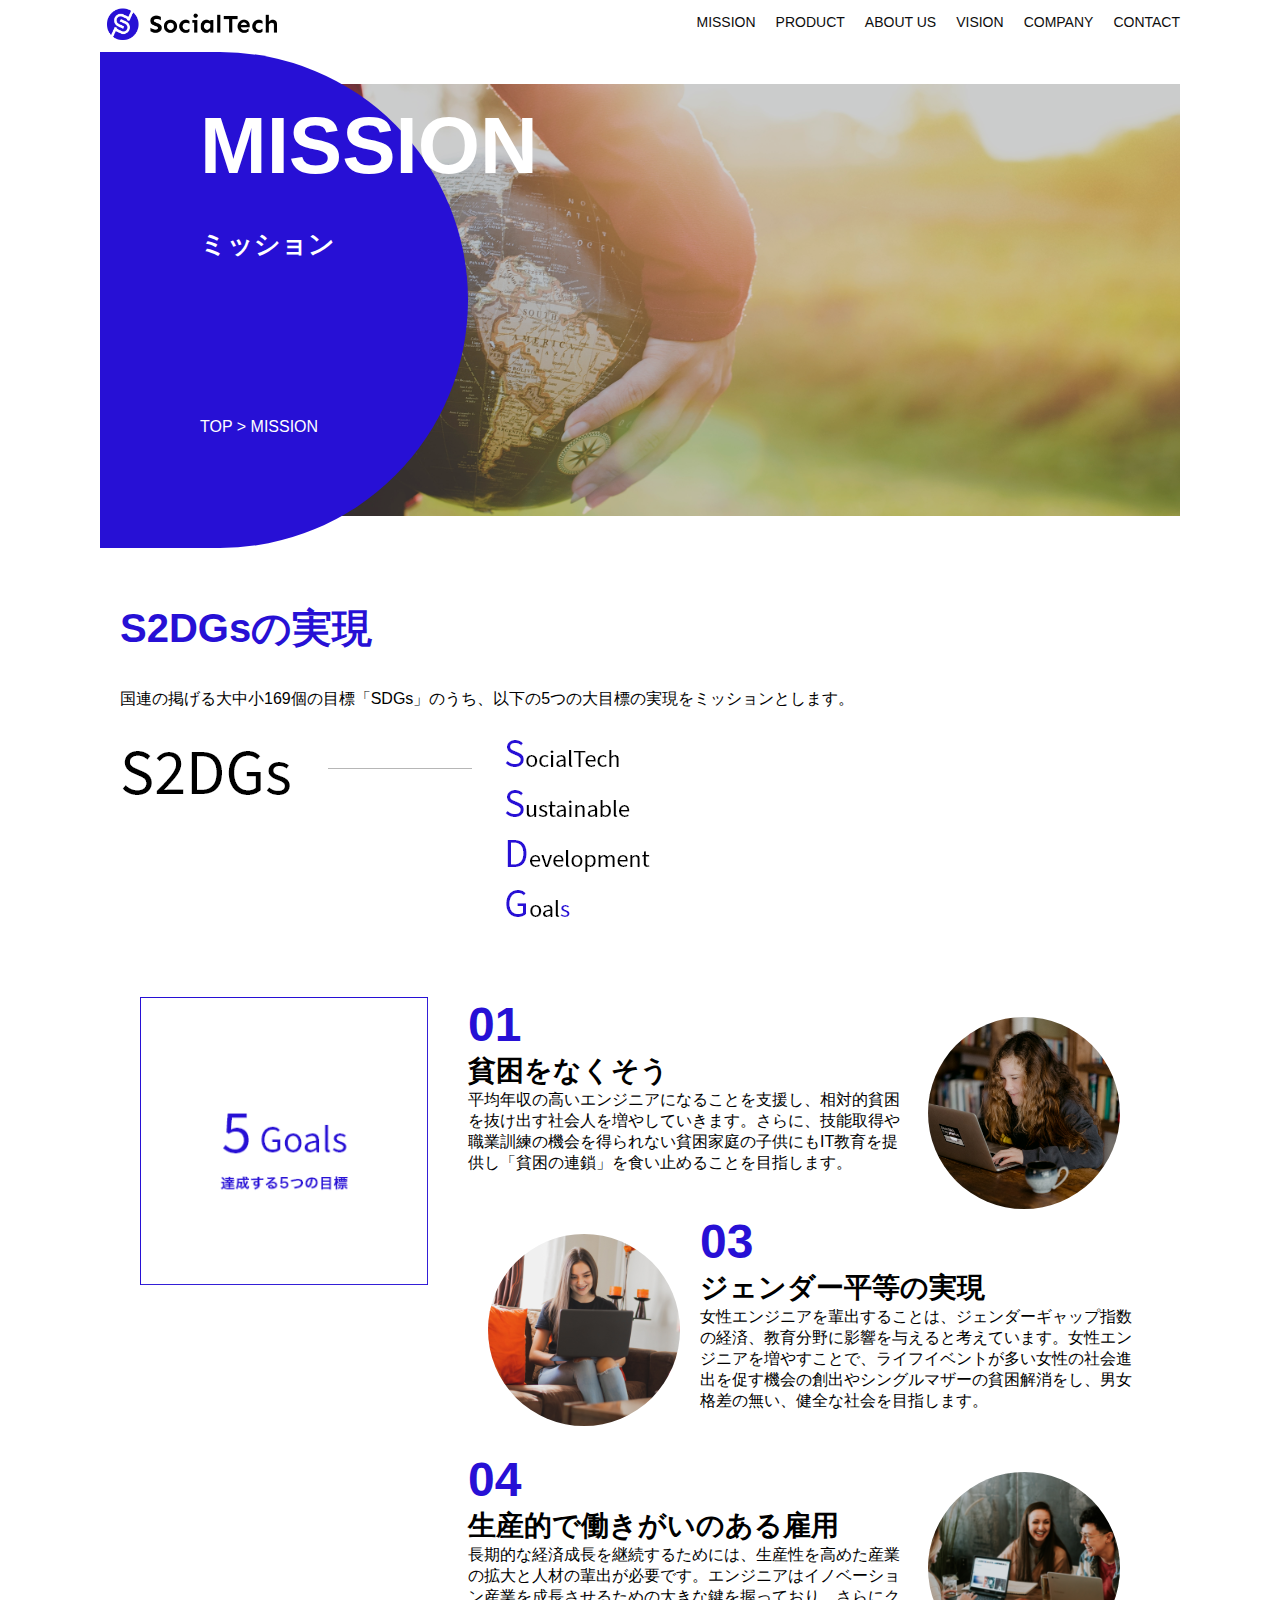
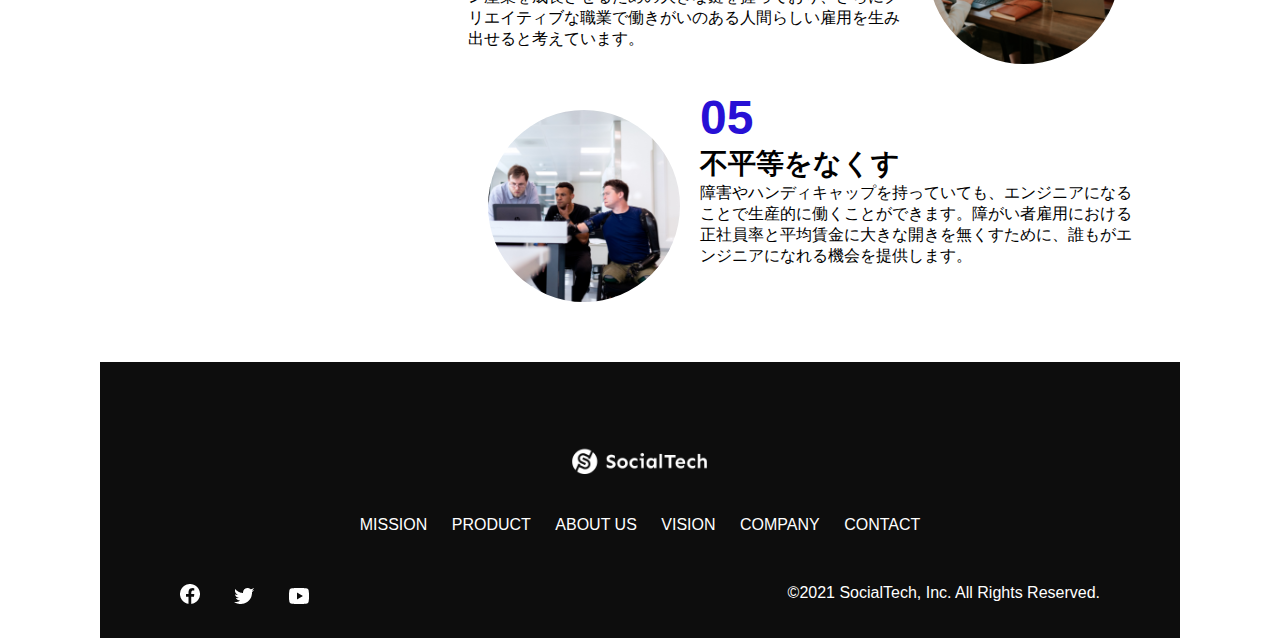
<file: kadai_tutorial_output/socialtech/mission.html>
<!DOCTYPE html>
<!DOCTYPE html>
<html lang="en">

<head>
  <meta charset="UTF-8">
  <meta name="description" content="SocialTechが目指す5つの目標（S2DGs）を紹介します">
  <meta name="viewport" content="width=device-width, initial-scale=1.0">
  <link rel="stylesheet" href="style.css">
  <title>SocialTech - MISSION ミッション -</title>
</head>

<body>
  <header>
    <a href="index.html" id="logo">
      <img src="images/logo.png" alt="SocialTechのロゴ">
    </a>

    <!-- nav -->
    <nav id="nav-pc">
      <ul>
        <li><a href="mission.html">MISSION</a></li>
        <li><a href="product.html">PRODUCT</a></li>
        <li><a href="index.html#aboutus">ABOUT US</a></li>
        <li><a href="index.html#vision">VISION</a></li>
        <li><a href="index.html#company">COMPANY</a></li>
        <li><a href="index.html#contact">CONTACT</a></li>
      </ul>
    </nav>

    <!-- スマホ用メニューボタン -->
    <button id="menu-sp" onclick="document.getElementById('nav-sp').style.display = 'block'">
      <img src="images/button-menu.png" alt="ナビゲーションを開く">
    </button>

    <div id="nav-sp">
      <button id="close" onclick="document.getElementById('nav-sp').style.display = 'none'">
        <img src="images/button-close.png" alt="ナビゲーションを閉じる">
      </button>

      <nav>
        <ul>
          <li>
            <a id="logo-sp" href="index.html" onclick="document.getElementById('nav-sp').style.display = 'none'"><img
                src="images/logo-sp.png" alt="トップページに戻る"></a>
          </li>
          <li><a class="menu" href="mission.html"
              onclick="document.getElementById('nav-sp').style.display = 'none'">MISSION</a></li>
          <li><a class="menu" href="product.html"
              onclick="document.getElementById('nav-sp').style.display = 'none'">PRODUCT</a></li>
          <li><a class="menu" href="index.html#aboutus"
              onclick="document.getElementById('nav-sp').style.display = 'none'">ABOUT US</a></li>
          <li><a class="menu" href="index.html#vision"
              onclick="document.getElementById('nav-sp').style.display = 'none'">VISION</a></li>
          <li><a class="menu" href="index.html#company"
              onclick="document.getElementById('nav-sp').style.display = 'none'">COMPANY</a></li>
          <li><a class="menu" href="index.html#contact"
              onclick="document.getElementById('nav-sp').style.display = 'none'">CONTACT</a></li>
        </ul>
      </nav>
      <div id="sns">
        <a href="https://www.facebook.com/sejuku2013">
          <img src="images/button-facebook.png" alt="Facebookのリンク">
        </a>
        <a href="https://twitter.com/samuraijuku">
          <img src="images/button-twitter.png" alt="Twitterのリンク">
        </a>
        <a href="https://www.youtube.com/channel/UCCFOQO5aDK0xXam4cUQXT8g">
          <img src="images/button-youtube.png" alt="YouTubeのリンク">
        </a>
      </div>
    </div>
  </header>

  <main>

    <article>
      <section id="mission-main">
        <div class="mission-main-inner">
          <div id="mission-title">
            <h1>MISSION<br><span>ミッション</span></h1>
            <p>TOP > MISSION</p>
          </div>
        </div>
      </section>

      <section id="mission-s2dgs">
        <h2 class="mission-h2">S2DGsの実現</h2>
        <p>国連の掲げる大中小169個の目標「SDGs」のうち、以下の5つの大目標の実現をミッションとします。</p>
        <img src="images/mission/mission-s2dgs.png" alt="S2DGs">
      </section>

      <section id="mission-five-goals">
        <div class="five-goals-image">
          <img src="images/mission/mission-5goals.png" alt="5Goals">
        </div>

        <div class="five-goals-read">
          <div>
            <img class="fivegoals-image-right" src="images/mission/mission-5goals01.png" alt="PCを操作する女の子">
            <span class="fivegoals-number">01</span>
            <h3 class="fivegoals-h3">貧困をなくそう</h3>
            <p class="fivegoals-p">
              平均年収の高いエンジニアになることを支援し、相対的貧困を抜け出す社会人を増やしていきます。さらに、技能取得や職業訓練の機会を得られない貧困家庭の子供にもIT教育を提供し「貧困の連鎖」を食い止めることを目指します。
            </p>
          </div>
          <div>
            <img class="fivegoals-image-left" src="images/mission/mission-5goals03.png" alt="PCを操作する女性">
            <span class="fivegoals-number">03</span>
            <h3 class="fivegoals-h3">ジェンダー平等の実現</h3>
            <p class="fivegoals-p">
              女性エンジニアを輩出することは、ジェンダーギャップ指数の経済、教育分野に影響を与えると考えています。女性エンジニアを増やすことで、ライフイベントが多い女性の社会進出を促す機会の創出やシングルマザーの貧困解消をし、男女格差の無い、健全な社会を目指します。
            </p>
          </div>
          <div>
            <img class="fivegoals-image-right" src="images/mission/mission-5goals04.png" alt="笑顔で話し合う3人の男女">
            <span class="fivegoals-number">04</span>
            <h3 class="fivegoals-h3">生産的で働きがいのある雇用</h3>
            <p class="fivegoals-p">
              長期的な経済成長を継続するためには、生産性を高めた産業の拡大と人材の輩出が必要です。エンジニアはイノベーション産業を成長させるための大きな鍵を握っており、さらにクリエイティブな職業で働きがいのある人間らしい雇用を生み出せると考えています。
            </p>
          </div>
          <div>
            <img class="fivegoals-image-left" src="images/mission/mission-5goals05.png" alt="障害を持つ男性が生き生きと働く様子">
            <span class="fivegoals-number">05</span>
            <h3 class="fivegoals-h3">不平等をなくす</h3>
            <p class="fivegoals-p">
              障害やハンディキャップを持っていても、エンジニアになることで生産的に働くことができます。障がい者雇用における正社員率と平均賃金に大きな開きを無くすために、誰もがエンジニアになれる機会を提供します。</p>
          </div>
        </div>
      </section>
    </article>
  </main>

  <footer>
    <div id="footer-logo">
      <img src="images/logo-sp.png" alt="SocialTech">
    </div>
    <div id="footer-link">
      <a href="mission.html">MISSION</a>
      <a href="product.html">PRODUCT</a>
      <a href="index.html#aboutus">ABOUT US</a>
      <a href="index.html#vision">VISION</a>
      <a href="index.html#company">COMPANY</a>
      <a href="index.html#contact">CONTACT</a>
    </div>
    <div id="sns-footer">
      <div class="sns-btns">
        <a href="https://www.facebook.com/sejuku2013"><img src="images/button-facebook.png" alt="Facebookのリンク"></a>
        <a href="https://twitter.com/samuraijuku"><img src="images/button-twitter.png" alt="Twitterのリンク"></a>
        <a href="https://www.youtube.com/channel/UCCFOQO5aDK0xXam4cUQXT8g"><img src="images/button-youtube.png"
            alt="YouTubeのリンク"></a>
      </div>
      <p id="copyright">&copy;2021 SocialTech, Inc. All Rights Reserved.</p>
    </div>
  </footer>
</body>

</html>
</file>
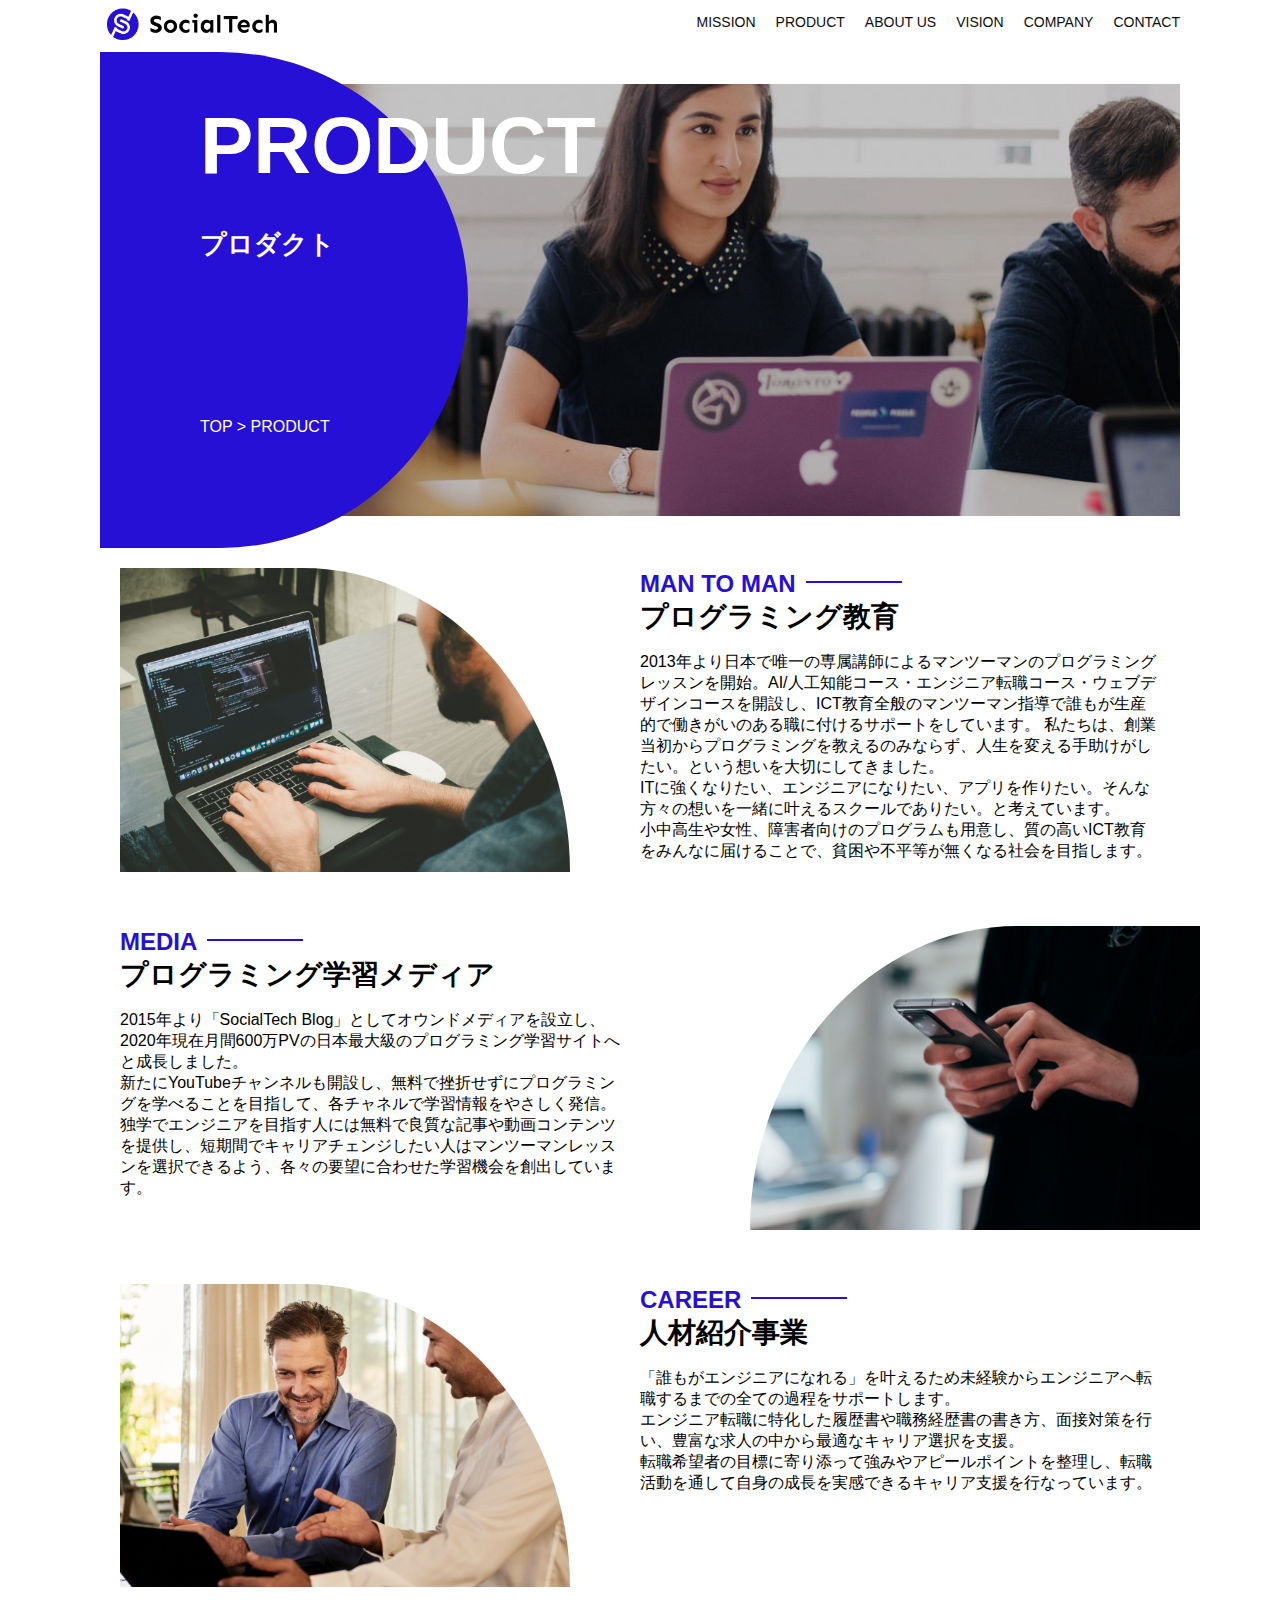
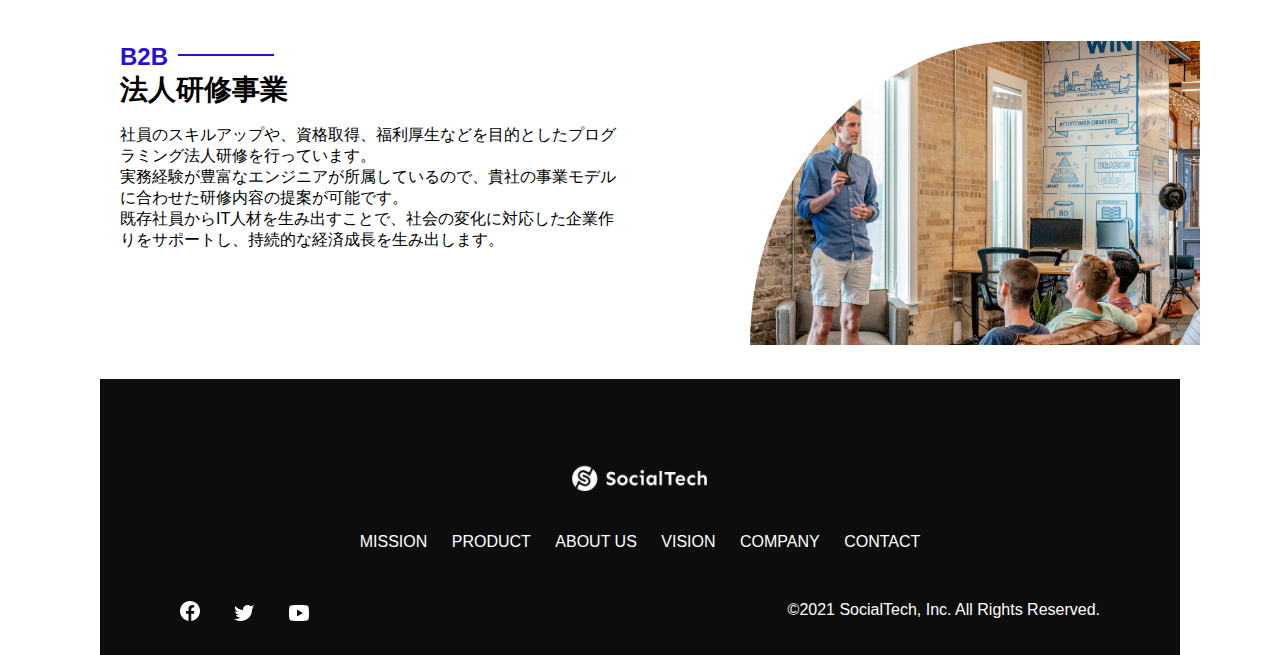
<file: kadai_tutorial_output/socialtech/product.html>
<!DOCTYPE html>
<html>

<head>
  <title>SocialTech -PRODUCT プロダクト-</title>
  <meta charset="utf-8">
  <meta name="description" content="SocialTechの4つのプロダクトを紹介します">
  <meta name="viewport" content="width=device-width, initial-scale=1.0">
  <link rel="stylesheet" href="style.css">
</head>

<body>
  <!-- ヘッダー -->
  <header>
    <!-- ロゴ -->
    <a href="index.html" id="logo">
      <img src="images/logo.png" alt="トップページに戻る">
    </a>

    <!-- PC用ナビゲーション -->
    <nav id="nav-pc">
      <ul>
        <li><a href="mission.html">MISSION</a></li>
        <li><a href="product.html">PRODUCT</a></li>
        <li><a href="index.html#aboutus">ABOUT US</a></li>
        <li><a href="index.html#vision">VISION</a></li>
        <li><a href="index.html#company">COMPANY</a></li>
        <li><a href="index.html#contact">CONTACT</a></li>
      </ul>
    </nav>

    <!-- スマホ用メニューボタン -->
    <button id="menu-sp" onclick="document.getElementById('nav-sp').style.display = 'block'">
      <img src="images/button-menu.png" alt="ナビゲーションを開く">
    </button>

    <!-- スマホ用ナビゲーション -->
    <div id="nav-sp">
      <button id="close" onclick="document.getElementById('nav-sp').style.display = 'none'">
        <img src="images/button-close.png" alt="ナビゲーションを閉じる">
      </button>

      <nav>
        <ul>
          <li>
            <a id="logo-sp" href="index.html" onclick="document.getElementById('nav-sp').style.display = 'none'"><img
                src="images/logo-sp.png" alt="トップページに戻る"></a>
          </li>
          <li><a class="menu" href="mission.html"
              onclick="document.getElementById('nav-sp').style.display = 'none'">MISSION</a></li>
          <li><a class="menu" href="product.html"
              onclick="document.getElementById('nav-sp').style.display = 'none'">PRODUCT</a></li>
          <li><a class="menu" href="index.html#aboutus"
              onclick="document.getElementById('nav-sp').style.display = 'none'">ABOUT US</a></li>
          <li><a class="menu" href="index.html#vision"
              onclick="document.getElementById('nav-sp').style.display = 'none'">VISION</a></li>
          <li><a class="menu" href="index.html#company"
              onclick="document.getElementById('nav-sp').style.display = 'none'">COMPANY</a></li>
          <li><a class="menu" href="index.html#contact"
              onclick="document.getElementById('nav-sp').style.display = 'none'">CONTACT</a></li>
        </ul>
      </nav>
      <div id="sns">
        <a href="https://www.facebook.com/sejuku2013">
          <img src="images/button-facebook.png" alt="Facebookのリンク">
        </a>
        <a href="https://twitter.com/samuraijuku">
          <img src="images/button-twitter.png" alt="Twitterのリンク">
        </a>
        <a href="https://www.youtube.com/channel/UCCFOQO5aDK0xXam4cUQXT8g">
          <img src="images/button-youtube.png" alt="YouTubeのリンク">
        </a>
      </div>
    </div>
  </header>

  <main>
    <article>
      <section id="product-main">
        <div class="product-main-inner">
          <div id="product-title">
            <h1>PRODUCT<br><span>プロダクト</span></h1>
            <p>TOP > PRODUCT</p>
          </div>
        </div>
      </section>
      <section class="product-section product-section-left">
        <div class="product-section-img">
          <img src="images/product/product-mantoman.png" alt="PCでコードを書く男性">
        </div>
        <div class="product-read">
          <h2 class="product-h2">MAN TO MAN</h2>
          <h3 class="product-h3">プログラミング教育</h3>
          <p>
            2013年より日本で唯一の専属講師によるマンツーマンのプログラミングレッスンを開始。AI/人工知能コース・エンジニア転職コース・ウェブデザインコースを開設し、ICT教育全般のマンツーマン指導で誰もが生産的で働きがいのある職に付けるサポートをしています。
            私たちは、創業当初からプログラミングを教えるのみならず、人生を変える手助けがしたい。という想いを大切にしてきました。<br>ITに強くなりたい、エンジニアになりたい、アプリを作りたい。そんな方々の想いを一緒に叶えるスクールでありたい。と考えています。<br>小中高生や女性、障害者向けのプログラムも用意し、質の高いICT教育をみんなに届けることで、貧困や不平等が無くなる社会を目指します。
          </p>
        </div>
      </section>

      <section class="product-section product-section-right">
        <div class="product-read">
          <h2 class="product-h2">MEDIA</h2>
          <h3 class="product-h3">プログラミング学習メディア</h3>
          <p>2015年より「SocialTech
            Blog」としてオウンドメディアを設立し、2020年現在月間600万PVの日本最大級のプログラミング学習サイトへと成長しました。<br>新たにYouTubeチャンネルも開設し、無料で挫折せずにプログラミングを学べることを目指して、各チャネルで学習情報をやさしく発信。<br>独学でエンジニアを目指す人には無料で良質な記事や動画コンテンツを提供し、短期間でキャリアチェンジしたい人はマンツーマンレッスンを選択できるよう、各々の要望に合わせた学習機会を創出しています。
          </p>
        </div>
        <div class="product-section-img">
          <img src="images/product/product-media.png" alt="スマートフォンを操作する人">
        </div>
      </section>

      <section class="product-section product-section-left">
        <div class="product-section-img">
          <img src="images/product/product-career.png" alt="笑顔で話し合う2人の男性">
        </div>
        <div class="product-read">
          <h2 class="product-h2">CAREER</h2>
          <h3 class="product-h3">人材紹介事業</h3>
          <p>
            「誰もがエンジニアになれる」を叶えるため未経験からエンジニアへ転職するまでの全ての過程をサポートします。<br>エンジニア転職に特化した履歴書や職務経歴書の書き方、面接対策を行い、豊富な求人の中から最適なキャリア選択を支援。<br>転職希望者の目標に寄り添って強みやアピールポイントを整理し、転職活動を通して自身の成長を実感できるキャリア支援を行なっています。<br>
          </p>
        </div>
      </section>

      <section class="product-section product-section-right">
        <div class="product-read">
          <h2 class="product-h2">B2B</h2>
          <h3 class="product-h3">法人研修事業</h3>
          <p>
            社員のスキルアップや、資格取得、福利厚生などを目的としたプログラミング法人研修を行っています。<br>実務経験が豊富なエンジニアが所属しているので、貴社の事業モデルに合わせた研修内容の提案が可能です。<br>既存社員からIT人材を生み出すことで、社会の変化に対応した企業作りをサポートし、持続的な経済成長を生み出します。
          </p>
        </div>
        <div class="product-section-img">
          <img src="images/product/product-b2b.png" alt="講演中の男性とそれを聴く人々">
        </div>
      </section>
    </article>
  </main>

  <footer>
    <div id="footer-logo">
      <img src="images/logo-sp.png" alt="SocialTech">
    </div>
    <div id="footer-link">
      <a href="mission.html">MISSION</a>
      <a href="product.html">PRODUCT</a>
      <a href="index.html#aboutus">ABOUT US</a>
      <a href="index.html#vision">VISION</a>
      <a href="index.html#company">COMPANY</a>
      <a href="index.html#contact">CONTACT</a>
    </div>
    <div id="sns-footer">
      <div class="sns-btns">
        <a href="https://www.facebook.com/sejuku2013"><img src="images/button-facebook.png" alt="Facebookのリンク"></a>
        <a href="https://twitter.com/samuraijuku"><img src="images/button-twitter.png" alt="Twitterのリンク"></a>
        <a href="https://www.youtube.com/channel/UCCFOQO5aDK0xXam4cUQXT8g"><img src="images/button-youtube.png"
            alt="YouTubeのリンク"></a>
      </div>
      <p id="copyright">&copy;2021 SocialTech, Inc. All Rights Reserved.</p>
    </div>
  </footer>

</body>

</html>
</file>
<file: kadai_013/style.css>
/* PC、スマホ共通スタイル */
body {
  font-family: "Source Sans Pro", "Hiragino Kaku Gothic ProN", Meiryo, Arial,
    sans-serif;
}

p {
  font-size: 15px;
}

#main-visual>img {
  width: 100%;
}

/*================
PC用のスタイル 
=================*/
@media screen and (min-width: 768px) {
  /* 横幅設定 */
  body {
    max-width: 1080px;
    min-width: 960px;
    margin: 0 auto 0 auto;
  }

  /* ヘッダー */
  header {
    display: flex;
    justify-content: space-between;
  }

  /* ナビゲーションのレイアウト */
  #nav-pc {
    text-align: right;
    font-size: 14px;
    padding-top: 15px;
  }

  /* ナビゲーションのリンクの装飾設定 */
  #nav-pc>a {
    text-decoration: none;
    margin-left: 20px;
  }

  #nav-pc>a:link {
    color: #0d0d0d;
  }

  #nav-pc>a:visited {
    color: #0d0d0d;
  }

  #nav-pc>a:hover {
    color: #0d0d0d;
    text-decoration: underline;
  }

  #nav-pc>a:active {
    color: #0d0d0d;
  }

  /* SPナビゲーション非表示 */
  #menu-sp {
    display: none;
  }

  #nav-sp {
    display: none;
  }
}


/*================
スマートフォン用のスタイル 
=================*/
@media screen and (max-width: 767px) {
  body{
    min-width: 375px;
    margin: 0;
  }

  #nav-pc {
    display: none;
  }

  #menu-sp {
    float: right;
    padding: 0;
    border: none;
  }

  #nav-sp {
    background-color: #ce933e;
    position: absolute;
    left: 0;
    top: 0;
    height: 100%;
    width: 100%;
    display: none;
    z-index: 100;
  }

  #nav-sp > ul {
    padding-left: 0;
  }

  #nav-sp > li {
    list-style: none;
  }

  #close {
    position: absolute;
    top: 20px;
    right: 20px;
    border: none;
    background: transparent;
  }

  #logo-sp {
    margin: 80px 0 30px 20px;
  }

  #nav-sp a {
    display: block;
  }

  #nav-sp a:link {
    color: #fff;
  }

  #nav-sp a:visited {
    color: #fff;
  }

  #nav-sp a:hover {
    color: #fff;
    text-decoration: underline;
  }

  #nav-sp a:active {
    color: #fff;
  }

  #nav-sp .menu{
    text-decoration: none;
    display: block;
    margin: 0 20px;
    height: 44px;
    font-size: 16px;
    background-image: url(images/arrow.png);
    background-repeat: no-repeat;
    background-position: right top;
  }
}
</file>
<file: kadai_tutorial_output/socialtech/style.css>
/*PC、スマホ共通スタイル*/

body {
  max-width: 1080px;
  margin: 0 auto 0 auto;
  font-family: "Source Sans Pro", "Hiragino Kaku Gothic ProN", Meiryo, Arial, sans-serif;
}

/*ヘッダー*/
header {
  display: flex;
  justify-content: space-between;
}

/*ナビゲーションのレイアウト*/
#nav-pc {
  font-size: 14px;
}

#nav-pc ul {
  display: flex;
  padding-left: 0;
}

#nav-pc li {
  list-style: none;
}

/* ナビゲーションのリンクの装飾設定*/
#nav-pc a {
  text-decoration: none;
  margin-left: 20px;
  color: #0d0d0d;
}

#nav-pc a:hover {
  text-decoration: underline;
}

/*スマホ用ナビを非表示*/
#nav-sp,
#menu-sp {
  display: none;
}

/* メインビジュアル*/
#main-visual {
  position: relative;
  height: 470px;
}

#main-message {
  position: absolute;
  top: 0;
  left: 0;
  background-color: #2710d5;
  color: #ffffff;
  border-radius: 0 0 476px 0;
  max-width: 620px;
  height: 100%;
  width: 100%;
  z-index: 11;
}

#main-message>h1 {
  font-size: 60px;
  margin: 100px 0 0 50px;
}

#main-message>p {
  font-size: 28px;
  margin: 0 0 0 50px;
}

#main-visual>img {
  max-width: 620px;
  border-radius: 476px 0 0 0;
  position: absolute;
  top: 0;
  right: 0;
  z-index: 10;
}

/*見出し*/
h2 {
  margin: 40px 0 0 0 0;
}

h2::after {
  content: url("images/line.png");
  margin-left: 10px;
}

h3 {
  font-size: 27px;
}

/*ミッション*/
#mission {
  margin: 80px auto 80px auto;
}

#mission-flex {
  display: flex;
}

#mission-flex>div {
  width: 50%;
  margin: 20px;
}

#mission-photo {
  width: 100%;
}

#s2dgs {
  margin-top: 50px;
  width: 100%;
}

/*プロダクト*/
#product {
  background-color: #fafafa;
  margin: 80px 0 80px 0;
  padding: 10px 40px 0px 40px;
}

/* 外枠 */
#product .product-flex {
  margin-top: 40px;
  display: flex;
}

/* 左のカラム */
#product-left {
  width: 50%;
  margin-right: 20px;
}

/* 右のカラム */
#product-right {
  width: 50%;
  margin-left: 20px;
  margin-top: 80px;
}

/* 画像＋説明の枠 */
#product-left>div {
  position: relative;
  height: 480px;
  margin-right: 20px;
}

#product-right>div {
  position: relative;
  height: 480px;
  margin-left: 20px;
}

/*画像*/
.product-photo {
  width: 100%;
}

/*説明文の枠*/
.product-explain {
  background-color: #ffffff;
  position: absolute;
  left: 0;
  bottom: 50px;
  margin: 0 40px 0 40px;
  padding: 20px;
  box-shadow: 5px 5px 10px rgba(0, 0, 0, 0.05);
}

/*説明文の英語*/
.product-explain>span {
  color: #2710d5;
  font-weight: bold;
  font-size: 16px;
  margin: 0;
}

/*説明文の見出し*/
.product-explain>h3 {
  margin: 5px 0 5px 0;
}

/*説明文*/
.product-explain>p {
  font-size: 14px;
  margin: 0;
}

/*もっと見るボタン*/
#product-more {
  text-align: center;
}

#product-more a {
  position: relative;
  bottom: -42px;
}

/* ABOUT US */
#aboutus {
  margin: 80px auto 80px auto;
}

/* 3つの組織文化と画像を入れる枠 */
#aboutus>div {
  display: flex;
}

/* 画像 */
.culture-img1 {
  width: 50%;
  align-self: flex-start;
}

.culture-img2 {
  margin-top: 50px;
  width: 100%;
}

/* 3つの組織文化の表 */
.culture-table {
  margin-right: 50px;
}

/* 番号 */
.culture-num {
  font-size: 80px;
  color: #2710d5;
  padding: 0 20px 0 0;
}

/* 見出し */
.culture-table th {
  text-align: left;
  font-size: 28px;
  font-weight: bold;
}

/* 組織文化英語 */
.culture-en {
  color: #2710d5;
  font-size: 24px;
}

/* 説明文 */
.culture-description {
  margin: 0;
}

/* ビジョン */
#vision {
  margin: 80px auto 80px auto;
}

/* セクション内の外枠*/
#vision>div {
  display: flex;
  justify-content: space-between;
  flex-wrap: wrap;
}

/*7つの行動指針の枠*/
.vision-box {
  width: 300px;
  height: 300px;
  margin-bottom: 30px;
  position: relative;
}

.vision-box>img {
  width: 100%;
  position: relative;
  z-index: 30;
}

.vision-box>div {
  position: absolute;
  top: 0;
  left: 0;
  z-index: 31;
  margin-right: 20px;
}

.vision-box>div>h4 {
  color: #2710d5;
  font-size: 19px;
  margin: 80px 0 0 0;
}

.vision-box>div>h4::first-letter {
  font-size: 40px;
}

.vision-box>div>h5 {
  font-size: 20px;
  margin: 0 0 0 0;
}

.vision-box>div>p {
  margin: 10px 0 0 0;
}

/* 会社概要 */
#company {
  margin: 80px auto 80px auto;
}

#company-table {
  width: 100%;
}

.tableheader {
  text-align: left;
  padding: 20px;
  border-bottom-color: #2710d5;
  border-bottom-width: 1px;
  border-bottom-style: solid;
  width: 100px;
}

.tableheader-first {
  border-top-color: #2710d5;
  border-top-width: 1px;
  border-top-style: solid;
}

.cell {
  padding: 30px;
  border-bottom-color: #ececec;
  border-bottom-width: 1px;
  border-bottom-style: solid;
}

.cell-first {
  border-top-color: #ececec;
  border-top-width: 1px;
  border-top-style: solid;
}

#company>iframe {
  width: 100%;
  height: 368px;
}

/* お問い合わせ */
#contact {
  margin: 80px auto 80px auto;
}

/* 外枠 */
#contact>form>div {
  display: flex;
  flex-direction: row;
  flex-wrap: wrap;
  padding-bottom: 30px;
}

/* 左列の見出し */
.contact-heading {
  width: 240px;
  align-self: center;
}

/* 見出しのラベル */
.contact-label {
  font-weight: bold;
}

/* 必須 */
.contact-span {
  color: #ce2222;
  margin: 0 0 0 20px;
  font-weight: bold;
}

/* テキストボックス */
.contact-textbox {
  border-top: 0px;
  border-left: 0px;
  border-right: 0px;
  border-bottom-width: 1px;
  border-bottom-color: #707070;
  border-style: solid;
  background-color: #fafafa;
  width: 400px;
  height: 56px;
}

/* お問い合わせ内容のテキストエリア */
.contact-textarea {
  border-top: 0px;
  border-left: 0px;
  border-right: 0px;
  border-bottom-width: 1px;
  border-bottom-color: #707070;
  background-color: #fafafa;
  width: 400px;
  height: 200px;
}

/* 個人情報の取り扱い */
#contact dt {
  font-weight: bold;
}

#contact dd {
  margin: 0 0 16px 0;
}

#contact dd p {
  margin: 0;
}

#contact dd ul {
  padding-left: 0;
}

#contact dd li {
  margin-bottom: 0;
  list-style: none;
}

/* フッター */
footer {
  background-color: #0d0d0d;
  text-align: center;
  padding: 80px 80px 30px 80px;
}

#footer-logo {
  margin-bottom: 30px;
}

#footer-link {
  margin-bottom: 50px;
}

#footer-link>a {
  text-decoration: none;
  margin: 10px;
  color: #ffffff;
}

#footer-link>a:hover {
  text-decoration: underline;
}

#sns-footer {
  display: flex;
  justify-content: space-between;
  text-align: left;
}

#sns-footer a {
  margin-right: 30px;
}

#copyright {
  color: #ffffff;
  margin: 0;
}


/*====================
  mission.html
====================*/
/* MISSIONのメインビジュアル */
.mission-main-inner {
  background-image: url(images/mission/mission-main.png);
  background-repeat: no-repeat;
  background-position-y: center;
}

#mission-title {
  background-color: #2710d5;
  width: 368px;
  height: 496px;
  color: #fff;
  border-radius: 0 248px 248px 0;
  position: relative;
}

#mission-title h1 {
  position: absolute;
  top: 0;
  left: 100px;
  font-size: 80px;
  line-height: 1.0;
}

#mission-title span {
  font-size: 26px;
}

#mission-title p {
  font-size: 16px;
  position: absolute;
  top: 350px;
  left: 100px;
}

#mission-s2dgs {
  padding: 20px;
}

.mission-h2 {
  font-size: 40px;
  color: #2710d5;
}

.mission-h2::after {
  content: none;
}

#mission-five-goals {
  padding: 20px;
  display: flex;
}

.five-goals-image {
  width: 30%;
  padding: 20px;
}

.five-goals-image img {
  width: 100%;
}

.five-goals-read {
  width: 70%;
  padding: 20px;
}

.five-goals-read>div {
  margin-bottom: 40px;
}

.fivegoals-image-right {
  float: right;
  margin: 20px;
}

.fivegoals-image-left {
  float: left;
  margin: 20px;
}

.fivegoals-number {
  color: #2710d5;
  font-size: 48px;
  font-weight: bold;
  margin: 0;
}

.fivegoals-h3 {
  font-size: 28px;
  margin: 0;
}

.fivegoals-p {
  margin: 0;
}


/*====================
  product.html
====================*/
/* プロダクトページ */
.product-main-inner {
  background-image: url("images/product/product-main.png");
  background-repeat: no-repeat;
  background-position-y: center;
}

#product-title {
  background-color: #2710d5;
  width: 368px;
  color: #ffffff;
  height: 496px;
  border-radius: 0 248px 248px 0;
  position: relative;
}

#product-title h1 {
  position: absolute;
  top: 0;
  left: 100px;
  font-size: 80px;
  line-height: 1;
}

#product-title h1 span {
  font-size: 26px;
}

#product-title>p {
  position: absolute;
  top: 350px;
  left: 100px;
  font-size: 16px;
}

/* セクション */
.product-section {
  display: flex;
  padding: 20px 20px 0;
}

.product-section .product-section-img {
  width: 450px;
}

/* 左が画像のセクション*/
.product-section-left .product-section-img img {
  width: 100%;
  padding: 0 40px 30px 0;
  border-radius: 0 432px 0 0;
}

.product-section-left {
  justify-content: space-between;
}

.product-section-left .product-read {
  width: 50%;
  /* flex-grow: 1; */
}

.product-section-left .product-read p {
  margin-bottom: 0;
}

/* 右が画像のセクション*/
.product-section-right {
  justify-content: space-between;
}

.product-section-right .product-section-img img {
  width: 100%;
  padding: 0 0 30px 40px;
  border-radius: 432px 0 0 0;
}

.product-section-right .product-read {
  width: 500px;
}

.product-h2 {
  color: #2710d5;
  font-size: 24px;
  margin: 0;
}

.product-h3 {
  font-size: 28px;
  margin: 0;
}

/*========================================
  スマートフォン用のスタイル
========================================*/
@media screen and (max-width: 767px) {

  /* PC用ナビゲーション非表示 */
  #nav-pc {
    display: none;
  }

  /* ハンバーガーメニュー*/
  #menu-sp {
    display: block;
    background-color: transparent;
    float: right;
    padding: 0;
    border: none;
  }

  /* スマホ用ナビゲーションの表示切替*/
  /* 初期状態、レイアウトと非表示設定 */
  #nav-sp {
    background-color: #2710d5;
    position: fixed;
    left: 0;
    top: 0;
    height: 100%;
    width: 100%;
    display: none;
    z-index: 100;
  }

  /* ナビゲーションメニュー用ロゴ */
  #logo-sp {
    margin: 80px 0 30px 20px;
  }

  /* ナビゲーションのリンクの装飾設定 */
  #nav-sp nav a {
    display: block;
    color: #ffffff;
  }

  #nav-sp nav a:hover {
    text-decoration: underline;
  }

  #nav-sp .menu {
    text-decoration: none;
    margin: 0 20px 0 20px;
    height: 44px;
    font-size: 16px;
    background-image: url("images/arrow.png");
    background-repeat: no-repeat;
    background-position: right top;
  }

  #sns {
    position: absolute;
    bottom: 20px;
    left: 20px;
  }

  #sns>a {
    margin-right: 30px;
  }

  /* ×ボタン */
  #close {
    position: absolute;
    top: 10px;
    right: 10px;
    background-color: transparent;
    border: none;
  }

  /* メインビジュアル */
  #main-visual {
    position: relative;
    height: 470px;
  }

  #main-visual>div {
    text-align: center;
    height: 280px;
  }

  #main-visual h1 {
    font-size: 28px;
    margin: 90px 0 0 0;
  }

  #main-visual>div>p {
    margin: 0;
    font-size: 15px;
  }

  #main-visual>img {
    width: 100%;
    border-radius: 476px 0 0 0;
    top: auto;
    bottom: 0;
  }

  /*見出し*/
  h2 {
    margin: 15px 0 15px 0;
  }

  h3 {
    font-size: 24px;
    margin: 10px 0 0 0;
  }

  /* ミッション */
  #mission {
    margin: 20px 0 20px 0;
    padding: 0 20px 0 20px;
  }

  #mission-flex {
    flex-direction: column;
  }

  #mission-flex>div {
    width: 100%;
    margin: 0;
  }

  /* プロダクト */
  #product {
    margin: 0;
    padding: 10px 20px 0 20px;
  }

  /* 外枠 */
  #product .product-flex {
    flex-direction: column;
    margin-top: 0;
  }

  /* 左右のカラム　スマホでは縦並び */
  #product-left,
  #product-right {
    width: 100%;
    margin: 0;
  }

  /*  画像＋説明の枠 */
  #product-left>div,
  #product-right>div {
    height: auto;
    margin: 0;
  }

  /* 説明文の枠 */
  .product-explain {
    position: relative;
    margin: 0;
  }

  .product-explain>h3 {
    margin: 10px 0 10px 0;
    font-size: 24px;
  }

  /* もっと見るボタン */
  #product-more {
    text-align: left;
  }

  /* ABOUT US */
  #aboutus {
    margin: 80px 20px 80px 20px;
  }

  #aboutus>div {
    flex-direction: column;
  }

  .culture-table th {
    font-size: 16px;
  }

  .culture-table {
    margin-right: 0;
    padding-right: 20px;
    order: 2;
  }

  .culture-img {
    width: 100%;
    order: 1;
  }

  .culture-img2 {
    margin-top: 0;
  }

  .culture-num {
    padding: 0;
  }

  .culture-description {
    margin: 0;
  }

  /* ビジョン */
  #vision {
    margin: 80px 20px 80px 20px;
  }

  .vision-box>img {
    position: absolute;
    top: 0;
    left: 0;
  }

  .vision-box>div>h4 {
    margin: 60px 0 0 0;
  }

  /*会社概要*/
  #company {
    margin: 0 20px 0 20px;
  }

  #company>h3 {
    margin-bottom: 20px;
  }

  .tableheader {
    width: 50px;
  }

  .cell {
    padding: 20px;
  }

  #company>iframe {
    height: 240px;
  }

  /* お問い合わせ */
  #contact {
    margin: 80px 20px 80px 20px;
  }

  #contact>h3 {
    margin-bottom: 20px;
  }

  #contact>form>div {
    flex-direction: column;
    margin-bottom: 20px;
  }

  .contact-heading {
    align-self: auto;
    margin-bottom: 20px;
  }

  .contact-textbox {
    min-width: 300px;
    width: 100%;
  }

  .contact-textarea {
    height: 150px;
    width: 100%;
  }

  .radiobutton {
    margin-bottom: 20px;
  }

  /* フッター */
  footer {
    padding: 30px 20px 50px 20px;
    text-align: left;
  }

  #footer-link>a {
    margin: 0 20px 30px 0;
    display: block;
    background-image: url("images/arrow.png");
    background-repeat: no-repeat;
    background-position: right top;
  }

  #footer-link>a:hover {
    text-decoration: underline;
  }

  #sns-footer {
    flex-direction: column;
    justify-content: flex-start;
  }

  #copyright {
    font-size: 12px;
    margin-top: 30px;
  }
}

/*========================================
  MISSIONのスマートフォン用のスタイル
========================================*/
@media screen and (max-width: 767px) {

  /* PC用ナビゲーション非表示 */
  #mission-main {
    height: 256px;
    margin-top: 4%;
    position: relative;
  }

  .mission-main-inner {
    height: 80%;
    background-size: cover;
  }

  #mission-title {
    width: 136px;
    height: 256px;
    position: absolute;
    top: -10%;
  }

  #mission-title h1 {
    left: 20%;
    font-size: 40px;
  }

  #mission-title h1 span {
    font-size: 18px;
  }

  #mission-title>p {
    top: 180px;
    left: 20px;
    font-size: 13px;
  }

  /* ミッションページ　S2DGSの設定 */
  .mission-h2 {
    font-size: 38px;
    margin: 0px;
  }

  .mission-h2::after {
    content: none;
  }

  #mission-s2dgs>img {
    width: 100%;
  }

  #mission-five-goals {
    flex-direction: column;
  }

  #mission-five-goals>div {
    padding: 0;
  }

  #mission-five-goals .five-goals-image,
  #mission-five-goals .five-goals-read {
    width: 100%;
    padding: 0;
  }

  #mission-five-goals .five-goals-read>div {
    display: flex;
    flex-direction: column;
  }

  .fivegoals-image-right,
  .fivegoals-image-left {
    align-self: center;
  }
}


/*========================================
  PURODUCTのスマートフォン用のスタイル
========================================*/
@media screen and (max-width: 767px) {
  #product-main {
    height: 256px;
    margin-top: 4%;
    position: relative;
  }

  .product-main-inner {
    height: 80%;
    background-size: cover;
  }

  #product-title {
    width: 136px;
    height: 256px;
    position: relative;
    top: -10%;
  }

  #product-title h1 {
    left: 20px;
    font-size: 40px;
  }

  #product-title h1 span {
    font-size: 18px;
  }

  #product-title>p {
    top: 180px;
    left: 20px;
    font-size: 13px;
  }

  /* セクション */
  .product-section {
    flex-direction: column;
  }

  .product-section .product-section-img {
    width: 100%;
  }

  .product-section .product-section-img img {
    width: 100%;
    padding: 0;
  }

  /* 左が画像のセクション*/
  .product-section-left .product-section-img img {
    border-radius: 0 300px 0 0;
  }

  .product-section-left .product-read {
    width: 100%;
    flex-grow: 1;
  }

  /* 右が画像のセクション*/
  .product-section-right .product-section-img img {
    order: 1;
    border-radius: 300px 0 0 0;
  }

  .product-section-right .product-read {
    order: 2;
    width: 100%;
  }
}
</file>
<file: kadai_015/style.css>
html{
  font-size: 20px;
}

body{
  font-family: "Arial", "Meiryo", sans-serif;
  text-align: center;
}

.blue{
  color: skyblue;
}

.pink{
  color: rgb(255, 192, 203);
}

h1{
  font-family: "Josefin Sans", sans-serif;
  font-optical-sizing: auto;
  font-weight: 400;
  font-style: normal;
  font-size: 2em;
  letter-spacing: 1.2em;
  text-shadow: 1px 1px 2px gray;
  border-bottom: solid 3px rgb(115, 115, 114);
}

#basic p{
  font-weight: bold;
}
</file>
<file: kadai_018/style.css>
#top{
  width: 800px;
  background-color: #dcc9f4;
  padding: 20px 0;
  margin: 0 auto;
  text-align: center;
}

.top-child{
  width: 20%;
  margin: 0 auto;
  background-color: #ffd9df;
  display: inline-block;
}

#middle{
  position: relative;
  width: 800px;
  height: 800px;
  margin: 20px auto;
  background-color: #ffd9df;
}

#middle-child01{
  position: absolute;
  top: 100px;
  left: 100px;
  width: 200px;
  height: 200px;
  background-color: #87ceeb;
  
}

#middle-child02{
  position: absolute;
  top: 300px;
  left: 300px;
  width: 200px;
  height: 200px;
  background-color: #87ceeb;
}

#middle-child03{
  position: absolute;
  top: 500px;
  left: 500px;
  width: 200px;
  height: 200px;
  background: #87ceeb;
}

#bottom{
  width: 800px;
  height: 300px;
  margin: 0 auto;
  background-color: #87ceeb;
}

#bottom-child01{
  position: relative;
  left: 0px;
  width: 400px;
  height: 100px;
  background-color: #e5dcf0;
}

#bottom-child02{
  position: relative;
  left: 200px;
  width: 400px;
  height: 100px;
  background-color: #e5dcf0;
}

#bottom-child03{
  position: relative;
  left: 400px;
  width: 400px;
  height: 100px;
  background-color: #e5dcf0;
}
</file>
<file: kadai_022/style.css>
h1,p,body{
  margin: 0;
}

p,a{
  font-size: 20px;
}

header{
  margin-bottom: 20px;
  background-color: rgb(244, 79, 79);
  text-align: center;
}

h1{
  color: rgb(255, 255, 255);
}

main{
  padding: 10px;
}

#parent{
  display: flex;
  justify-content: space-around;
}

.contents{
  border: 3px solid rgb(238, 204, 204);
  flex-basis: 25%;
  padding: 10px 15px;
  margin: 20px 0;
  text-align: center;
}

h2{
  font-size: 25px;
  border-bottom: 3px dotted rgb(236, 122, 122);
}

h2::before{
  content: "●";
  color: rgb(239, 111, 139);
}

.contents p:nth-of-type(2):first-letter{
  font-weight: bold;
  color: rgb(97, 206, 249);
}

.contents img{
  margin: 10px 0;
  width: 70%;
}

footer{
  background-color: rgb(244, 79, 79);
  text-align: center;
}

footer a{
  color: rgb(255, 255, 255);
}

footer a:visited{
  color: rgb(193, 234, 251);
}

footer a:hover{
  color: rgb(245, 178, 168);
}


@media screen and (max-width:768px) {
  h2{
    font-size: 30px;
  }

  p{
    font-size: 25px;
  }

  #parent{
  flex-direction: column;
}

}
</file>
